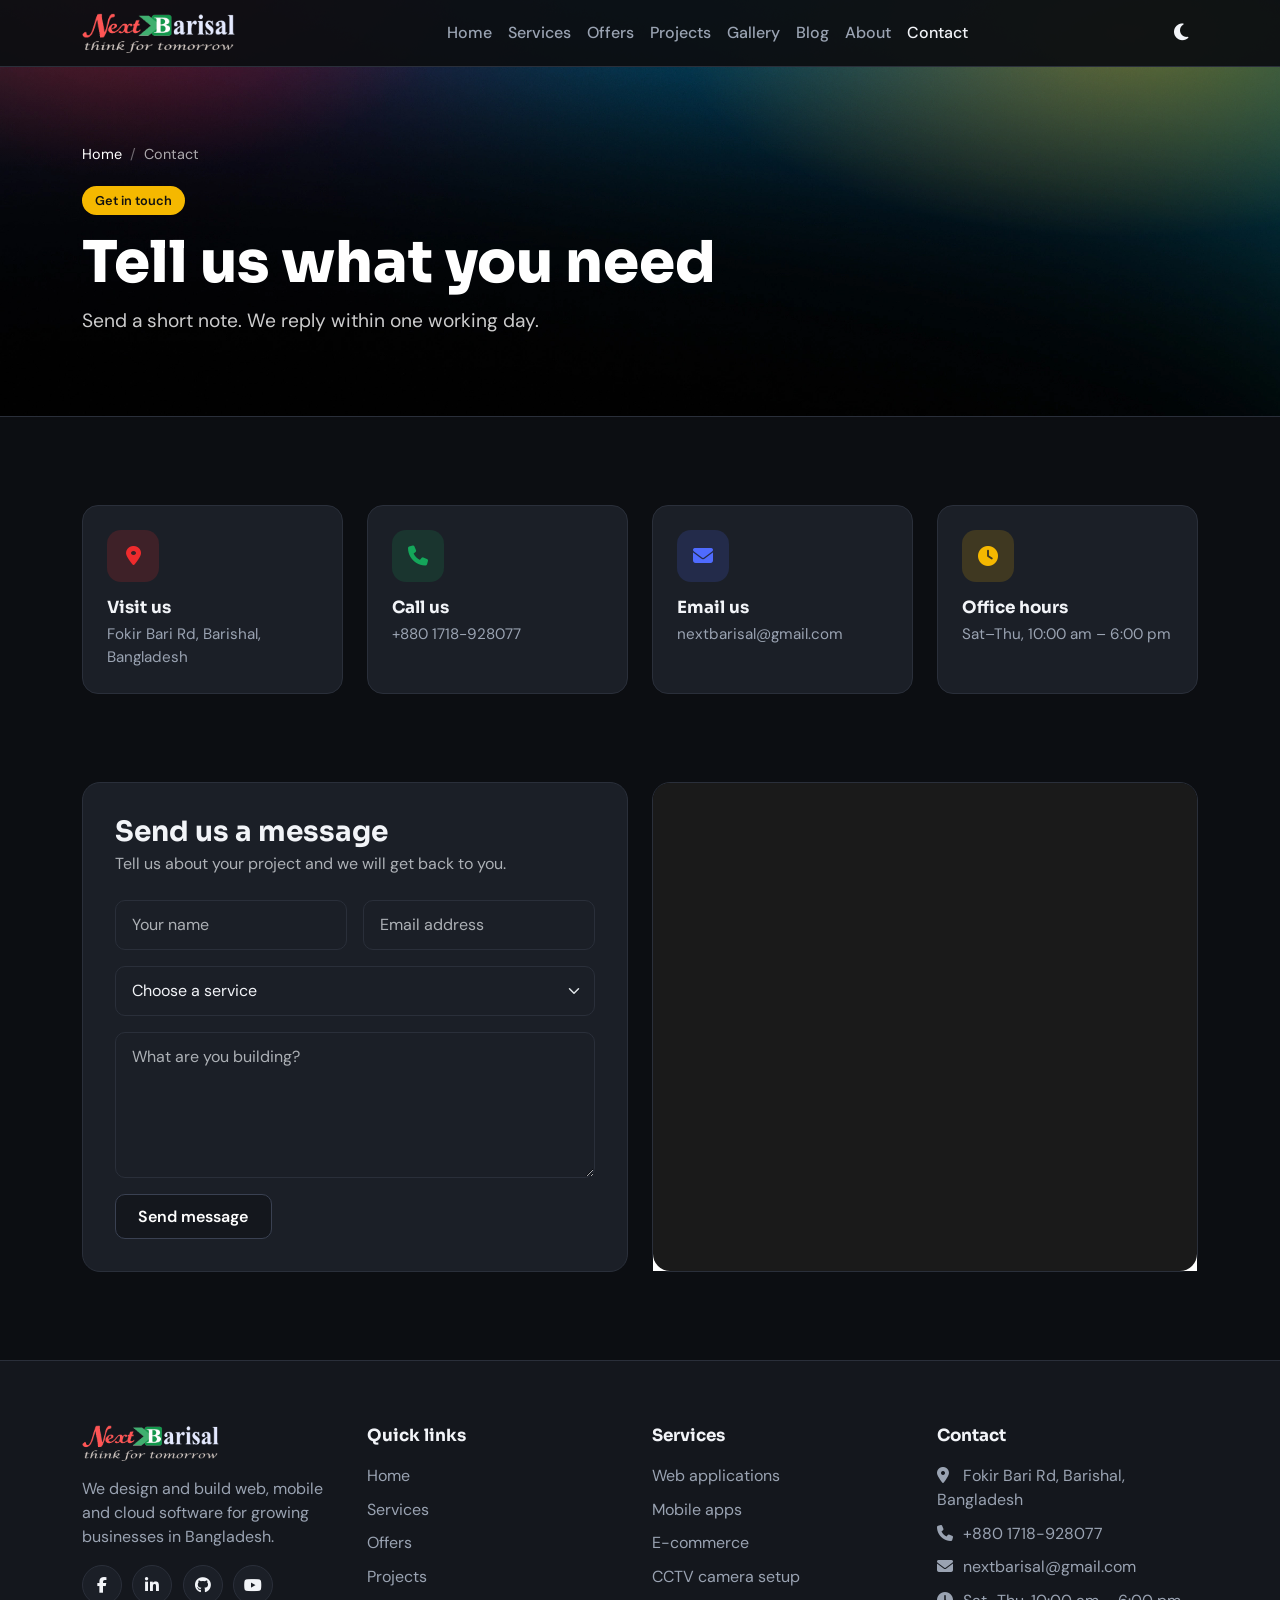
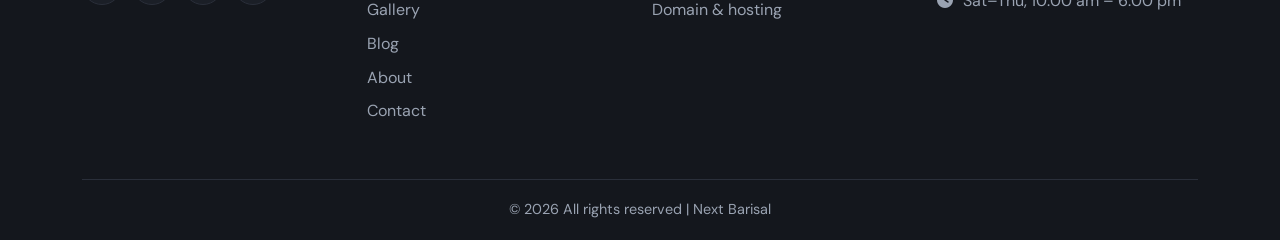
<file: contact.html>
<!DOCTYPE html>
<html lang="en" data-bs-theme="dark">

<head>
  <meta charset="UTF-8">
  <meta name="viewport" content="width=device-width, initial-scale=1">
  <title>Contact | NextBarisal</title>
  <meta name="description"
    content="Contact NextBarisal in Barishal. Call, email or send us a message about your project.">
  <link rel="icon" type="image/jpeg" href="assets/img/nextbarisal-fabicon.jpg">
  <link href="https://cdn.jsdelivr.net/npm/bootstrap@5.3.3/dist/css/bootstrap.min.css" rel="stylesheet">
  <link href="https://cdnjs.cloudflare.com/ajax/libs/font-awesome/6.5.2/css/all.min.css" rel="stylesheet">
  <link href="https://fonts.googleapis.com/css2?family=Sora:wght@500;700;800&family=DM+Sans:wght@400;500&display=swap"
    rel="stylesheet">
  <link href="assets/css/style.css" rel="stylesheet">
  <script>try { var t = localStorage.getItem('nb-theme'); if (t) document.documentElement.setAttribute('data-bs-theme', t) } catch (e) { }</script>
</head>

<body>

  <!-- NAVBAR -->
  <nav class="navbar navbar-expand-lg fixed-top nb-nav">
    <div class="container">
      <a class="navbar-brand" href="index.html"><img class="logo-light" src="assets/img/nextbarisal-logo.png"
          alt="NextBarisal" height="40"><img class="logo-dark" src="assets/img/nextbarisal-logo-dark.png"
          alt="NextBarisal" height="40"></a>
      <div class="offcanvas offcanvas-start" tabindex="-1" id="menu" aria-label="Menu">
        <div class="offcanvas-body align-items-lg-center">
          <ul class="navbar-nav mx-lg-auto">
            <li class="nav-item"><a class="nav-link" href="index.html"><i
                  class="fa-solid fa-house me-2 d-lg-none"></i>Home</a></li>
            <li class="nav-item"><a class="nav-link" href="services.html"><i
                  class="fa-solid fa-layer-group me-2 d-lg-none"></i>Services</a></li>
            <li class="nav-item"><a class="nav-link" href="offers.html"><i
                  class="fa-solid fa-tags me-2 d-lg-none"></i>Offers</a></li>
            <li class="nav-item"><a class="nav-link" href="projects.html"><i
                  class="fa-solid fa-briefcase me-2 d-lg-none"></i>Projects</a></li>
            <li class="nav-item"><a class="nav-link" href="gallery.html"><i
                  class="fa-solid fa-images me-2 d-lg-none"></i>Gallery</a></li>
            <li class="nav-item"><a class="nav-link" href="blog.html"><i
                  class="fa-solid fa-newspaper me-2 d-lg-none"></i>Blog</a></li>
            <li class="nav-item"><a class="nav-link" href="about.html"><i
                  class="fa-solid fa-circle-info me-2 d-lg-none"></i>About</a></li>
            <li class="nav-item"><a class="nav-link active" href="contact.html" aria-current="page"><i
                  class="fa-solid fa-envelope me-2 d-lg-none"></i>Contact</a></li>
          </ul>
        </div>
      </div>
      <div class="d-flex align-items-center gap-2 ms-auto ms-lg-0">
        <button id="themeBtn" class="btn btn-plain" aria-label="Toggle dark and light mode"><i
            class="fa-solid fa-moon"></i></button>
        <button class="navbar-toggler" data-bs-toggle="offcanvas" data-bs-target="#menu" aria-controls="menu"
          aria-label="Open menu"><i class="fa-solid fa-bars"></i></button>
      </div>
    </div>
  </nav>

  <!-- PAGE HEADER -->
  <header class="page-hero ph-yellow">
    <div class="container">
      <ol class="crumbs">
        <li><a href="index.html">Home</a></li>
        <li aria-current="page">Contact</li>
      </ol>
      <span class="chip c-yellow">Get in touch</span>
      <h1>Tell us what you need</h1>
      <p>Send a short note. We reply within one working day.</p>
    </div>
  </header>

  <section class="py-6 pb-0">
    <div class="container">
      <div class="row g-4">
        <div class="col-sm-6 col-lg-3">
          <div class="info-card s-red"><span class="ico"><i class="fa-solid fa-location-dot"></i></span>
            <h3>Visit us</h3>
            <p>Fokir Bari Rd, Barishal, Bangladesh</p>
          </div>
        </div>
        <div class="col-sm-6 col-lg-3"><a class="info-card s-green" href="tel:+8801718928077"><span class="ico"><i
                class="fa-solid fa-phone"></i></span>
            <h3>Call us</h3>
            <p>+880 1718-928077</p>
          </a></div>
        <div class="col-sm-6 col-lg-3"><a class="info-card s-blue" href="mailto:nextbarisal@gmail.com"><span
              class="ico"><i class="fa-solid fa-envelope"></i></span>
            <h3>Email us</h3>
            <p>nextbarisal@gmail.com</p>
          </a></div>
        <div class="col-sm-6 col-lg-3">
          <div class="info-card s-yellow"><span class="ico"><i class="fa-solid fa-clock"></i></span>
            <h3>Office hours</h3>
            <p>Sat–Thu, 10:00 am – 6:00 pm</p>
          </div>
        </div>
      </div>
    </div>
  </section>

  <section id="contact" class="py-6">
    <div class="container">
      <div class="row g-4 align-items-stretch">
        <div class="col-lg-6">
          <div class="form-card">
            <h2 class="fs-3 mb-1">Send us a message</h2>
            <p class="text-body-secondary mb-4">Tell us about your project and we will get back to you.</p>
            <form id="contactForm" class="row g-3" novalidate>
              <div class="col-md-6"><input class="form-control" name="name" placeholder="Your name"
                  aria-label="Your name" required></div>
              <div class="col-md-6"><input type="email" class="form-control" name="email" placeholder="Email address"
                  aria-label="Email address" required></div>
              <div class="col-12">
                <select class="form-select" id="cService" name="service" aria-label="Service" required>
                  <option value="" selected disabled>Choose a service</option>
                  <option value="Web applications">Web applications</option>
                  <option value="E-commerce">E-commerce</option>
                  <option value="Mobile apps">Mobile apps</option>
                  <option value="CCTV camera setup">CCTV camera setup</option>
                  <option value="Domain &amp; hosting">Domain &amp; hosting</option>
                  <option value="Networking">Networking</option>
                  <option value="Reconditioned laptop sale">Reconditioned laptop sale</option>
                  <option value="Facebook ads">Facebook ads</option>
                  <option value="Internship">Internship</option>
                  <option value="IT training">IT training</option>
                  <option value="Business website">Business website</option>
                  <option value="Software design &amp; development">Software design &amp; development</option>
                  <option value="Other">Other</option>
                </select>
              </div>
              <div class="col-12"><textarea class="form-control" name="message" rows="5"
                  placeholder="What are you building?" aria-label="Your message" required></textarea></div>
              <div class="col-12"><button class="btn btn-send">Send message</button> <span id="formMsg"
                  class="ms-2"></span></div>
            </form>
          </div>
        </div>
        <div class="col-lg-6">
          <div class="contact-map"><iframe title="Next Barisal Map" loading="lazy"
              src="https://www.google.com/maps/embed?pb=!1m18!1m12!1m3!1d230.03852838746758!2d90.36897969609983!3d22.70531767272855!2m3!1f0!2f0!3f0!3m2!1i1024!2i768!4f13.1!3m3!1m2!1s0x37553405c9727fa7%3A0x42a133500ff3fde5!2sNext%20Barisal!5e0!3m2!1sen!2sbd!4v1793530347606!5m2!1sen!2sbd">
            </iframe></div>
        </div>
      </div>
    </div>
  </section>
  <!-- FOOTER -->
  <footer class="foot">
    <div class="container">
      <div class="row g-4 foot-top">
        <div class="col-sm-6 col-lg-3">
          <img class="logo-light" src="assets/img/nextbarisal-logo.png" alt="NextBarisal" height="36"><img
            class="logo-dark" src="assets/img/nextbarisal-logo-dark.png" alt="NextBarisal" height="36">
          <p class="mt-3">We design and build web, mobile and cloud software for growing businesses in Bangladesh.</p>
          <div class="social">
            <a href="#" aria-label="Facebook"><i class="fa-brands fa-facebook-f"></i></a>
            <a href="#" aria-label="LinkedIn"><i class="fa-brands fa-linkedin-in"></i></a>
            <a href="#" aria-label="GitHub"><i class="fa-brands fa-github"></i></a>
            <a href="#" aria-label="YouTube"><i class="fa-brands fa-youtube"></i></a>
          </div>
        </div>
        <div class="col-sm-6 col-lg-3">
          <h4>Quick links</h4>
          <ul class="list-unstyled">
            <li><a href="index.html">Home</a></li>
            <li><a href="services.html">Services</a></li>
            <li><a href="offers.html">Offers</a></li>
            <li><a href="projects.html">Projects</a></li>
            <li><a href="gallery.html">Gallery</a></li>
            <li><a href="blog.html">Blog</a></li>
            <li><a href="about.html">About</a></li>
            <li><a href="contact.html">Contact</a></li>
          </ul>
        </div>
        <div class="col-sm-6 col-lg-3">
          <h4>Services</h4>
          <ul class="list-unstyled">
            <li><a href="service-details.html?id=web-applications">Web applications</a></li>
            <li><a href="service-details.html?id=mobile-apps">Mobile apps</a></li>
            <li><a href="service-details.html?id=e-commerce">E-commerce</a></li>
            <li><a href="service-details.html?id=cctv-camera-setup">CCTV camera setup</a></li>
            <li><a href="service-details.html?id=domain-hosting">Domain &amp; hosting</a></li>
          </ul>
        </div>
        <div class="col-sm-6 col-lg-3">
          <h4>Contact</h4>
          <ul class="list-unstyled">
            <li><i class="fa-solid fa-location-dot"></i> Fokir Bari Rd, Barishal, Bangladesh</li>
            <li><i class="fa-solid fa-phone"></i> <a href="tel:+8801718928077">+880 1718-928077</a></li>
            <li><i class="fa-solid fa-envelope"></i> <a href="mailto:nextbarisal@gmail.com">nextbarisal@gmail.com</a>
            </li>
            <li><i class="fa-solid fa-clock"></i> Sat–Thu, 10:00 am – 6:00 pm</li>
          </ul>
        </div>
      </div>
    </div>
    <div class="container">
      <hr class="foot-hr">
    </div>
    <div class="copy">
      <div class="container d-flex flex-wrap justify-content-center text-center gap-2 gap-md-3">
        <span id="next">&copy; <span id="yr"></span> All rights reserved | Next Barisal</span>
      </div>
    </div>
  </footer>

  <script src="https://cdn.jsdelivr.net/npm/bootstrap@5.3.3/dist/js/bootstrap.bundle.min.js"></script>
  <script src="assets/js/main.js"></script>
</body>

</html>
</file>
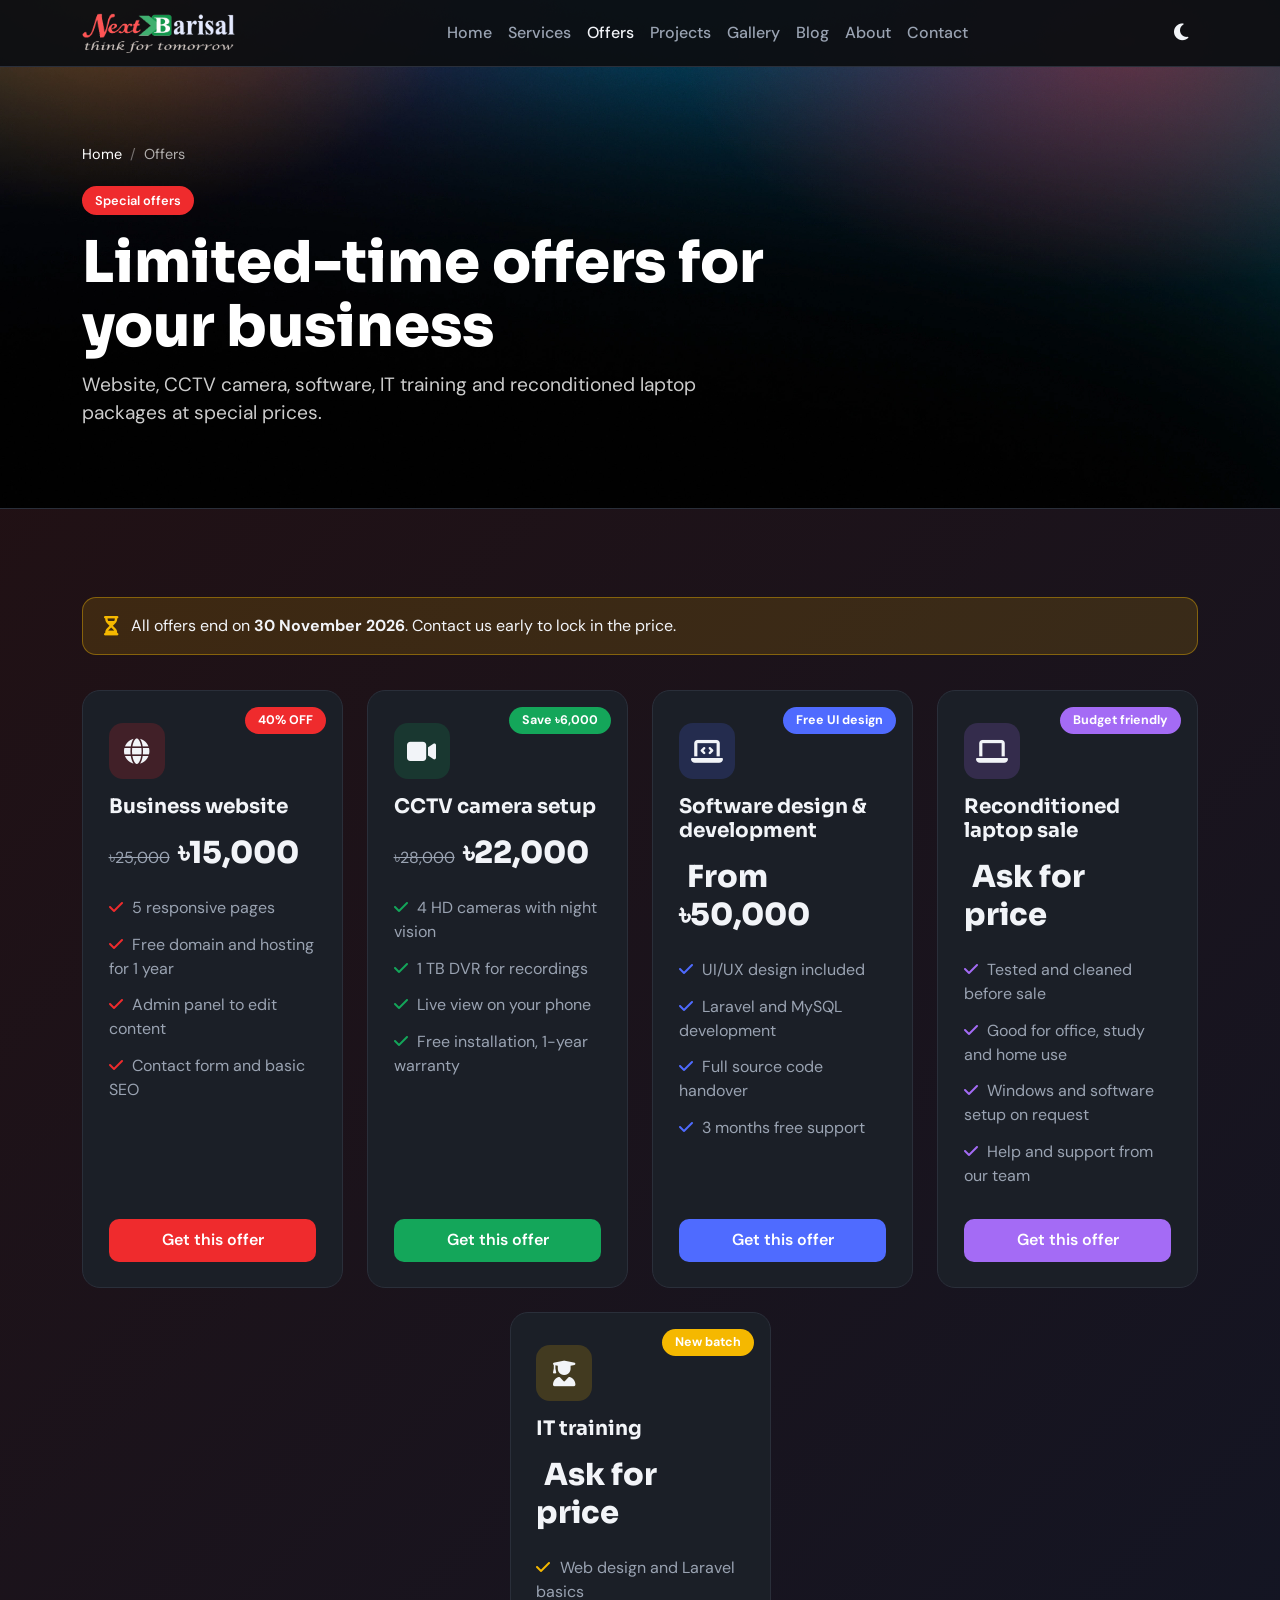
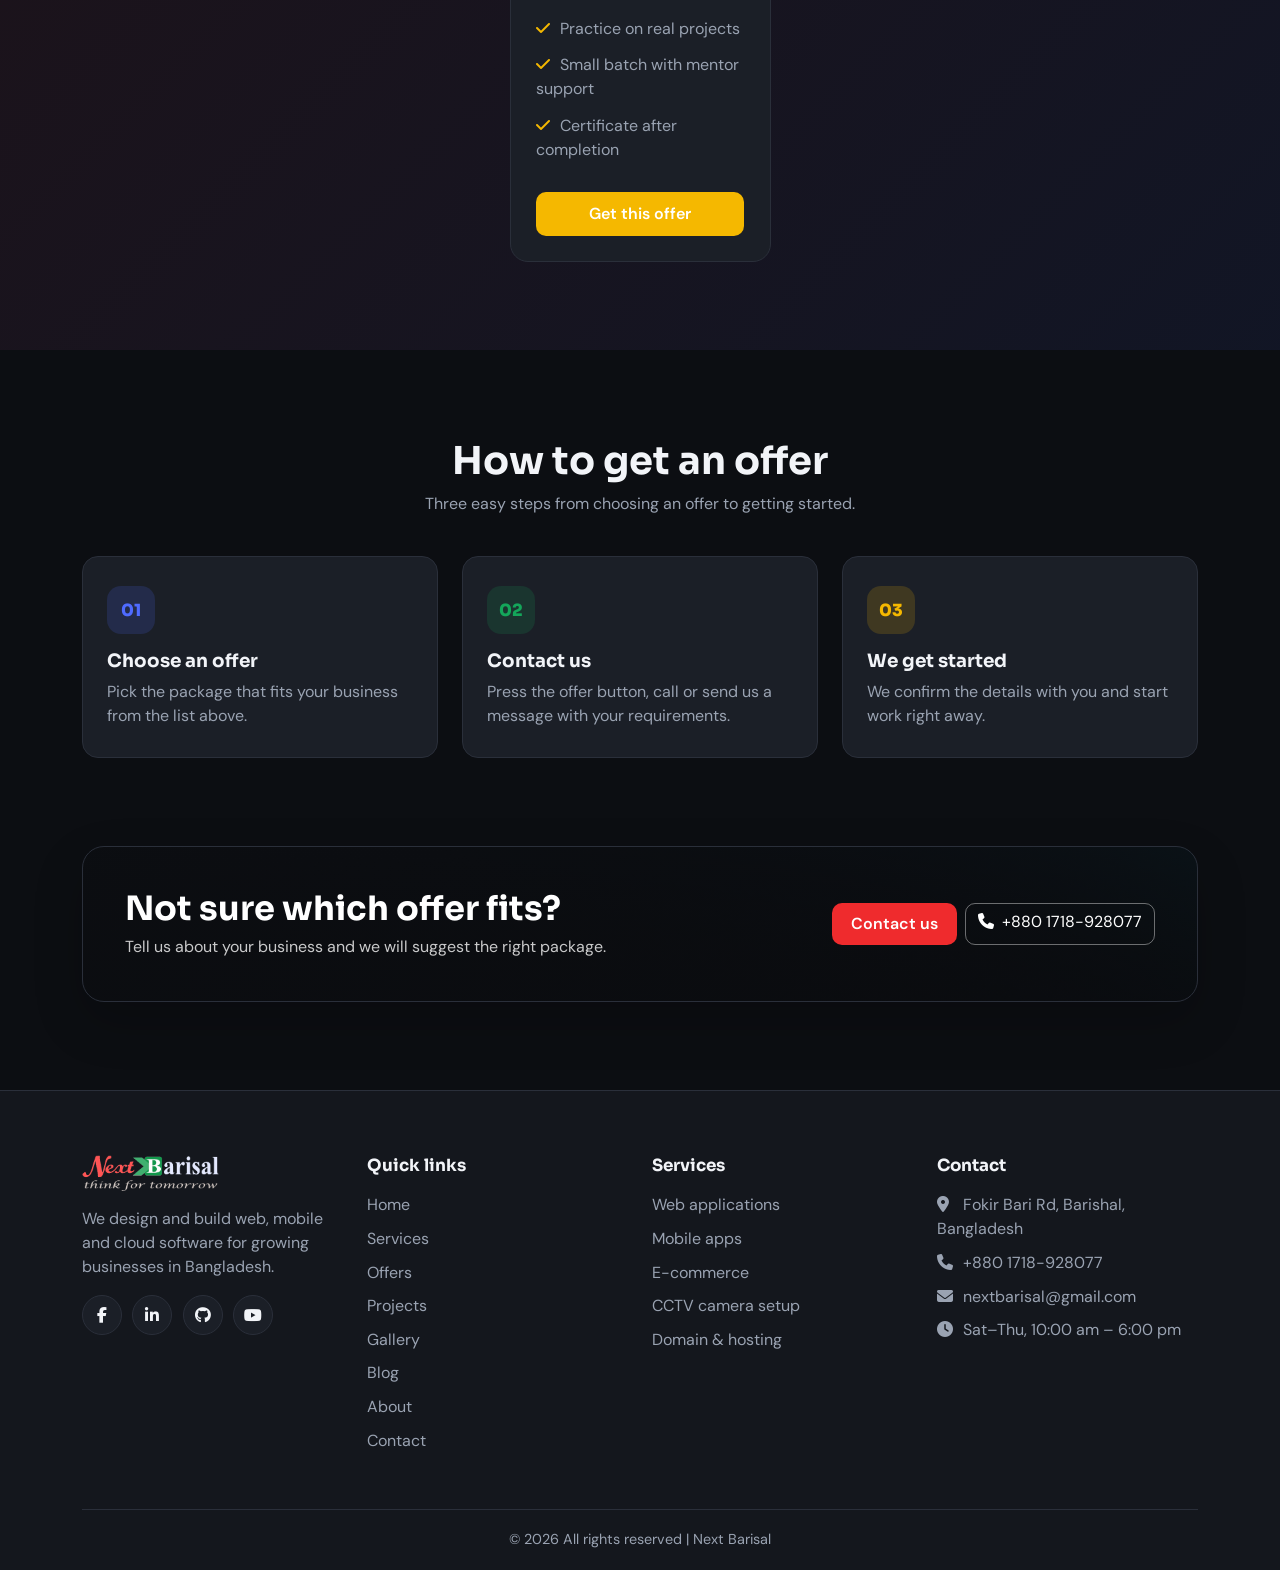
<file: offers.html>
<!DOCTYPE html>
<html lang="en" data-bs-theme="dark">

<head>
  <meta charset="UTF-8">
  <meta name="viewport" content="width=device-width, initial-scale=1">
  <title>Offers | NextBarisal</title>
  <meta name="description"
    content="Special offers on websites, CCTV cameras, software, IT training and reconditioned laptops from NextBarisal.">
  <link rel="icon" type="image/jpeg" href="assets/img/nextbarisal-fabicon.jpg">
  <link href="https://cdn.jsdelivr.net/npm/bootstrap@5.3.3/dist/css/bootstrap.min.css" rel="stylesheet">
  <link href="https://cdnjs.cloudflare.com/ajax/libs/font-awesome/6.5.2/css/all.min.css" rel="stylesheet">
  <link href="https://fonts.googleapis.com/css2?family=Sora:wght@500;700;800&family=DM+Sans:wght@400;500&display=swap"
    rel="stylesheet">
  <link href="assets/css/style.css" rel="stylesheet">
  <script>try { var t = localStorage.getItem('nb-theme'); if (t) document.documentElement.setAttribute('data-bs-theme', t) } catch (e) { }</script>
</head>

<body>

  <!-- NAVBAR -->
  <nav class="navbar navbar-expand-lg fixed-top nb-nav">
    <div class="container">
      <a class="navbar-brand" href="index.html"><img class="logo-light" src="assets/img/nextbarisal-logo.png"
          alt="NextBarisal" height="40"><img class="logo-dark" src="assets/img/nextbarisal-logo-dark.png"
          alt="NextBarisal" height="40"></a>
      <div class="offcanvas offcanvas-start" tabindex="-1" id="menu" aria-label="Menu">
        <div class="offcanvas-body align-items-lg-center">
          <ul class="navbar-nav mx-lg-auto">
            <li class="nav-item"><a class="nav-link" href="index.html"><i
                  class="fa-solid fa-house me-2 d-lg-none"></i>Home</a></li>
            <li class="nav-item"><a class="nav-link" href="services.html"><i
                  class="fa-solid fa-layer-group me-2 d-lg-none"></i>Services</a></li>
            <li class="nav-item"><a class="nav-link active" href="offers.html" aria-current="page"><i
                  class="fa-solid fa-tags me-2 d-lg-none"></i>Offers</a></li>
            <li class="nav-item"><a class="nav-link" href="projects.html"><i
                  class="fa-solid fa-briefcase me-2 d-lg-none"></i>Projects</a></li>
            <li class="nav-item"><a class="nav-link" href="gallery.html"><i
                  class="fa-solid fa-images me-2 d-lg-none"></i>Gallery</a></li>
            <li class="nav-item"><a class="nav-link" href="blog.html"><i
                  class="fa-solid fa-newspaper me-2 d-lg-none"></i>Blog</a></li>
            <li class="nav-item"><a class="nav-link" href="about.html"><i
                  class="fa-solid fa-circle-info me-2 d-lg-none"></i>About</a></li>
            <li class="nav-item"><a class="nav-link" href="contact.html"><i
                  class="fa-solid fa-envelope me-2 d-lg-none"></i>Contact</a></li>
          </ul>
        </div>
      </div>
      <div class="d-flex align-items-center gap-2 ms-auto ms-lg-0">
        <button id="themeBtn" class="btn btn-plain" aria-label="Toggle dark and light mode"><i
            class="fa-solid fa-moon"></i></button>
        <button class="navbar-toggler" data-bs-toggle="offcanvas" data-bs-target="#menu" aria-controls="menu"
          aria-label="Open menu"><i class="fa-solid fa-bars"></i></button>
      </div>
    </div>
  </nav>

  <!-- PAGE HEADER -->
  <header class="page-hero ph-red">
    <div class="container">
      <ol class="crumbs">
        <li><a href="index.html">Home</a></li>
        <li aria-current="page">Offers</li>
      </ol>
      <span class="chip c-red">Special offers</span>
      <h1>Limited-time offers for your business</h1>
      <p>Website, CCTV camera, software, IT training and reconditioned laptop packages at special prices.</p>
    </div>
  </header>

  <section class="py-6 offers">
    <div class="container">
      <div class="note-bar"><i class="fa-solid fa-hourglass-half"></i><span>All offers end on <b>30 November 2026</b>.
          Contact us early to lock in the price.</span></div>
      <div class="row g-4 offer-grid justify-content-center">
        <div class="col-md-6 col-xl-3">
          <article class="offer s-red">
            <span class="off-badge">40% OFF</span>
            <i class="fa-solid fa-globe o-ico"></i>
            <h3>Business website</h3>
            <div class="price"><s>৳25,000</s><b>৳15,000</b></div>
            <ul>
              <li><i class="fa-solid fa-check"></i>5 responsive pages</li>
              <li><i class="fa-solid fa-check"></i>Free domain and hosting for 1 year</li>
              <li><i class="fa-solid fa-check"></i>Admin panel to edit content</li>
              <li><i class="fa-solid fa-check"></i>Contact form and basic SEO</li>
            </ul>
            <a href="contact.html?service=Business%20website" class="btn btn-offer w-100">Get this offer</a>
          </article>
        </div>
        <div class="col-md-6 col-xl-3">
          <article class="offer s-green">
            <span class="off-badge">Save ৳6,000</span>
            <i class="fa-solid fa-video o-ico"></i>
            <h3>CCTV camera setup</h3>
            <div class="price"><s>৳28,000</s><b>৳22,000</b></div>
            <ul>
              <li><i class="fa-solid fa-check"></i>4 HD cameras with night vision</li>
              <li><i class="fa-solid fa-check"></i>1 TB DVR for recordings</li>
              <li><i class="fa-solid fa-check"></i>Live view on your phone</li>
              <li><i class="fa-solid fa-check"></i>Free installation, 1-year warranty</li>
            </ul>
            <a href="contact.html?service=CCTV%20camera%20setup" class="btn btn-offer w-100">Get this offer</a>
          </article>
        </div>
        <div class="col-md-6 col-xl-3">
          <article class="offer s-blue">
            <span class="off-badge">Free UI design</span>
            <i class="fa-solid fa-laptop-code o-ico"></i>
            <h3>Software design &amp; development</h3>
            <div class="price"><s></s><b>From ৳50,000</b></div>
            <ul>
              <li><i class="fa-solid fa-check"></i>UI/UX design included</li>
              <li><i class="fa-solid fa-check"></i>Laravel and MySQL development</li>
              <li><i class="fa-solid fa-check"></i>Full source code handover</li>
              <li><i class="fa-solid fa-check"></i>3 months free support</li>
            </ul>
            <a href="contact.html?service=Software%20design%20%26%20development" class="btn btn-offer w-100">Get this
              offer</a>
          </article>
        </div>
        <div class="col-md-6 col-xl-3">
          <article class="offer s-purple">
            <span class="off-badge">Budget friendly</span>
            <i class="fa-solid fa-laptop o-ico"></i>
            <h3>Reconditioned laptop sale</h3>
            <div class="price"><s></s><b>Ask for price</b></div>
            <ul>
              <li><i class="fa-solid fa-check"></i>Tested and cleaned before sale</li>
              <li><i class="fa-solid fa-check"></i>Good for office, study and home use</li>
              <li><i class="fa-solid fa-check"></i>Windows and software setup on request</li>
              <li><i class="fa-solid fa-check"></i>Help and support from our team</li>
            </ul>
            <a href="contact.html?service=Reconditioned%20laptop%20sale" class="btn btn-offer w-100">Get this offer</a>
          </article>
        </div>
        <div class="col-md-6 col-xl-3">
          <article class="offer s-yellow">
            <span class="off-badge">New batch</span>
            <i class="fa-solid fa-user-graduate o-ico"></i>
            <h3>IT training</h3>
            <div class="price"><s></s><b>Ask for price</b></div>
            <ul>
              <li><i class="fa-solid fa-check"></i>Web design and Laravel basics</li>
              <li><i class="fa-solid fa-check"></i>Practice on real projects</li>
              <li><i class="fa-solid fa-check"></i>Small batch with mentor support</li>
              <li><i class="fa-solid fa-check"></i>Certificate after completion</li>
            </ul>
            <a href="contact.html?service=IT%20training" class="btn btn-offer w-100">Get this offer</a>
          </article>
        </div>

      </div>
    </div>
  </section>

  <section class="py-6">
    <div class="container">
      <div class="head text-center">
        <h2>How to get an offer</h2>
        <p>Three easy steps from choosing an offer to getting started.</p>
      </div>
      <div class="row g-4">
        <div class="col-md-4">
          <div class="step s-blue"><span class="n">01</span>
            <h3>Choose an offer</h3>
            <p>Pick the package that fits your business from the list above.</p>
          </div>
        </div>
        <div class="col-md-4">
          <div class="step s-green"><span class="n">02</span>
            <h3>Contact us</h3>
            <p>Press the offer button, call or send us a message with your requirements.</p>
          </div>
        </div>
        <div class="col-md-4">
          <div class="step s-yellow"><span class="n">03</span>
            <h3>We get started</h3>
            <p>We confirm the details with you and start work right away.</p>
          </div>
        </div>
      </div>
    </div>
  </section>

  <!-- CALL TO ACTION -->
  <section class="cta-band">
    <div class="container">
      <div class="cta-box">
        <div>
          <h2>Not sure which offer fits?</h2>
          <p>Tell us about your business and we will suggest the right package.</p>
        </div>
        <div class="d-flex flex-wrap gap-2">
          <a class="btn btn-nb" href="contact.html">Contact us</a>
          <a class="btn btn-ghost" href="tel:+8801718928077"><i class="fa-solid fa-phone me-2"></i>+880 1718-928077</a>
        </div>
      </div>
    </div>
  </section>

  <!-- FOOTER -->
  <footer class="foot">
    <div class="container">
      <div class="row g-4 foot-top">
        <div class="col-sm-6 col-lg-3">
          <img class="logo-light" src="assets/img/nextbarisal-logo.png" alt="NextBarisal" height="36"><img
            class="logo-dark" src="assets/img/nextbarisal-logo-dark.png" alt="NextBarisal" height="36">
          <p class="mt-3">We design and build web, mobile and cloud software for growing businesses in Bangladesh.</p>
          <div class="social">
            <a href="#" aria-label="Facebook"><i class="fa-brands fa-facebook-f"></i></a>
            <a href="#" aria-label="LinkedIn"><i class="fa-brands fa-linkedin-in"></i></a>
            <a href="#" aria-label="GitHub"><i class="fa-brands fa-github"></i></a>
            <a href="#" aria-label="YouTube"><i class="fa-brands fa-youtube"></i></a>
          </div>
        </div>
        <div class="col-sm-6 col-lg-3">
          <h4>Quick links</h4>
          <ul class="list-unstyled">
            <li><a href="index.html">Home</a></li>
            <li><a href="services.html">Services</a></li>
            <li><a href="offers.html">Offers</a></li>
            <li><a href="projects.html">Projects</a></li>
            <li><a href="gallery.html">Gallery</a></li>
            <li><a href="blog.html">Blog</a></li>
            <li><a href="about.html">About</a></li>
            <li><a href="contact.html">Contact</a></li>
          </ul>
        </div>
        <div class="col-sm-6 col-lg-3">
          <h4>Services</h4>
          <ul class="list-unstyled">
            <li><a href="service-details.html?id=web-applications">Web applications</a></li>
            <li><a href="service-details.html?id=mobile-apps">Mobile apps</a></li>
            <li><a href="service-details.html?id=e-commerce">E-commerce</a></li>
            <li><a href="service-details.html?id=cctv-camera-setup">CCTV camera setup</a></li>
            <li><a href="service-details.html?id=domain-hosting">Domain &amp; hosting</a></li>
          </ul>
        </div>
        <div class="col-sm-6 col-lg-3">
          <h4>Contact</h4>
          <ul class="list-unstyled">
            <li><i class="fa-solid fa-location-dot"></i> Fokir Bari Rd, Barishal, Bangladesh</li>
            <li><i class="fa-solid fa-phone"></i> <a href="tel:+8801718928077">+880 1718-928077</a></li>
            <li><i class="fa-solid fa-envelope"></i> <a href="mailto:nextbarisal@gmail.com">nextbarisal@gmail.com</a>
            </li>
            <li><i class="fa-solid fa-clock"></i> Sat–Thu, 10:00 am – 6:00 pm</li>
          </ul>
        </div>
      </div>
    </div>
    <div class="container">
      <hr class="foot-hr">
    </div>
    <div class="copy">
      <div class="container d-flex flex-wrap justify-content-center text-center gap-2 gap-md-3">
        <span id="next">&copy; <span id="yr"></span> All rights reserved | Next Barisal</span>
      </div>
    </div>
  </footer>

  <script src="https://cdn.jsdelivr.net/npm/bootstrap@5.3.3/dist/js/bootstrap.bundle.min.js"></script>
  <script src="assets/js/main.js"></script>
</body>

</html>
</file>
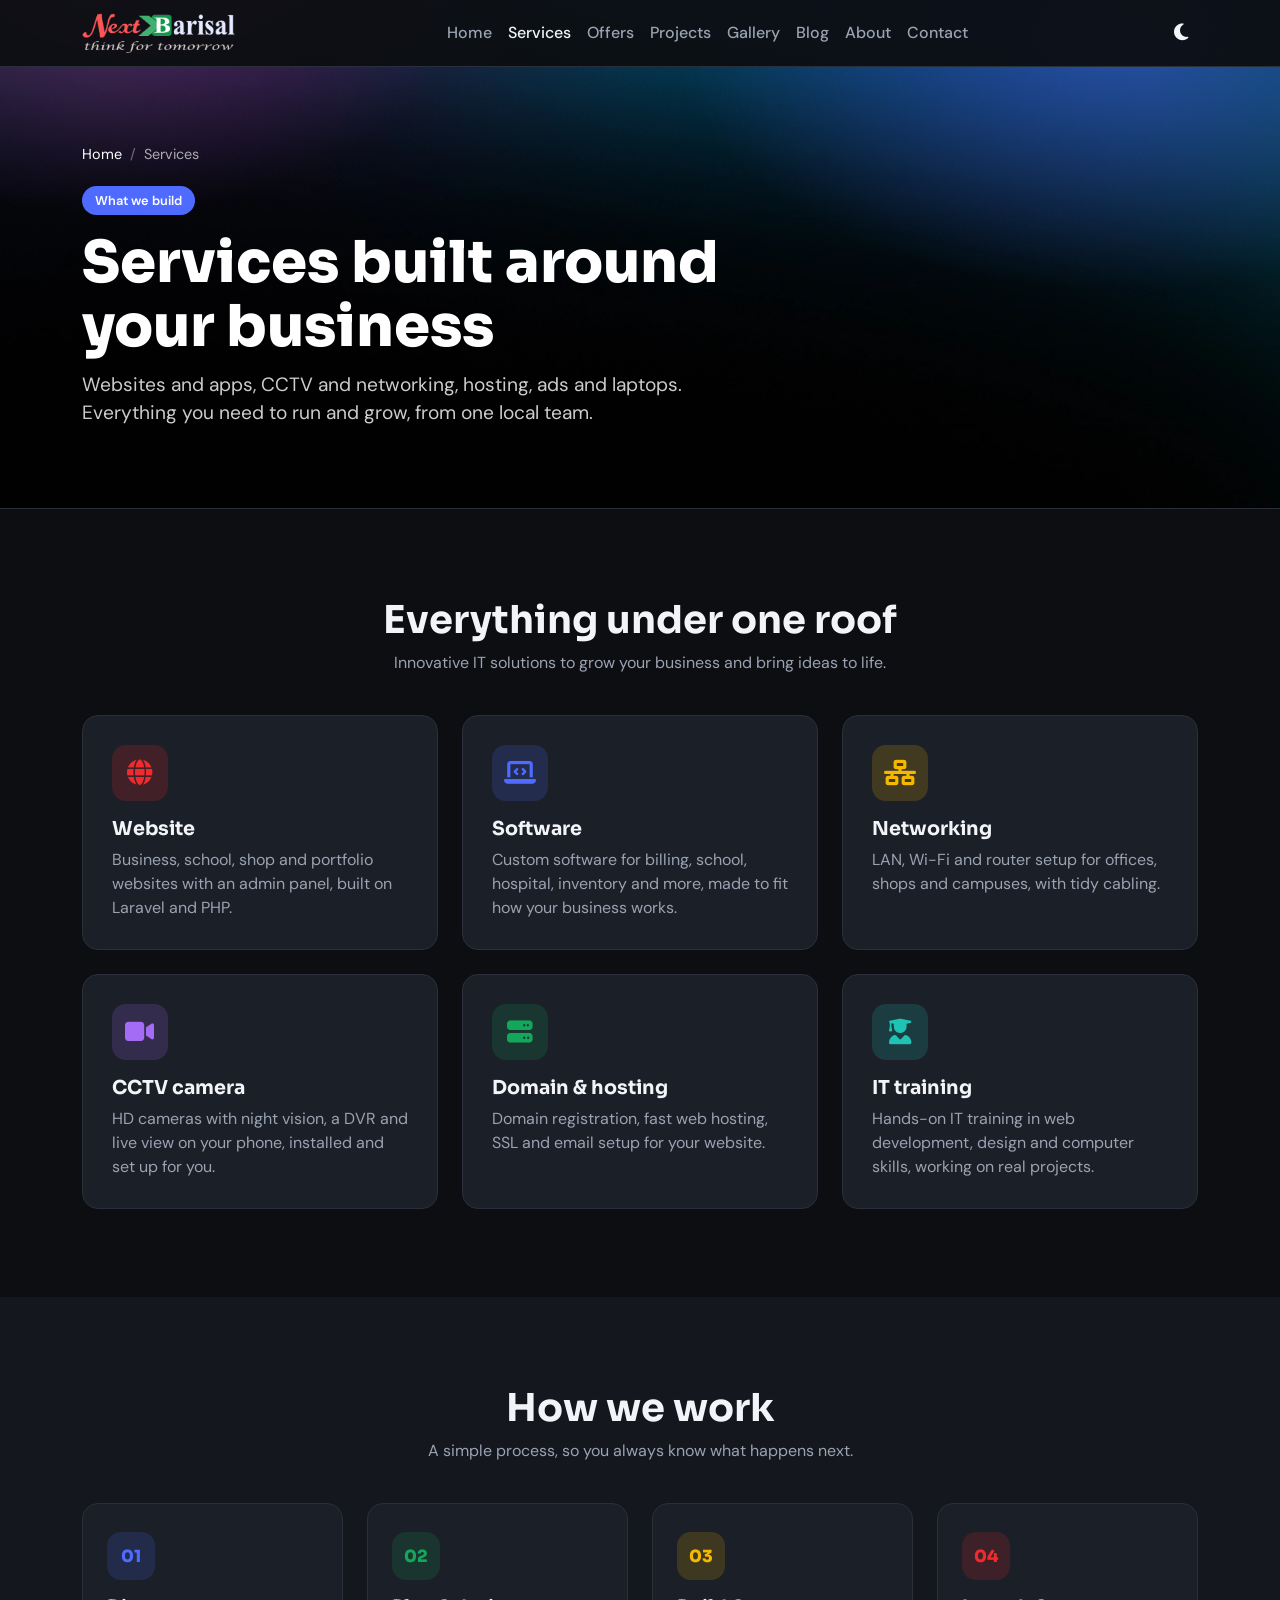
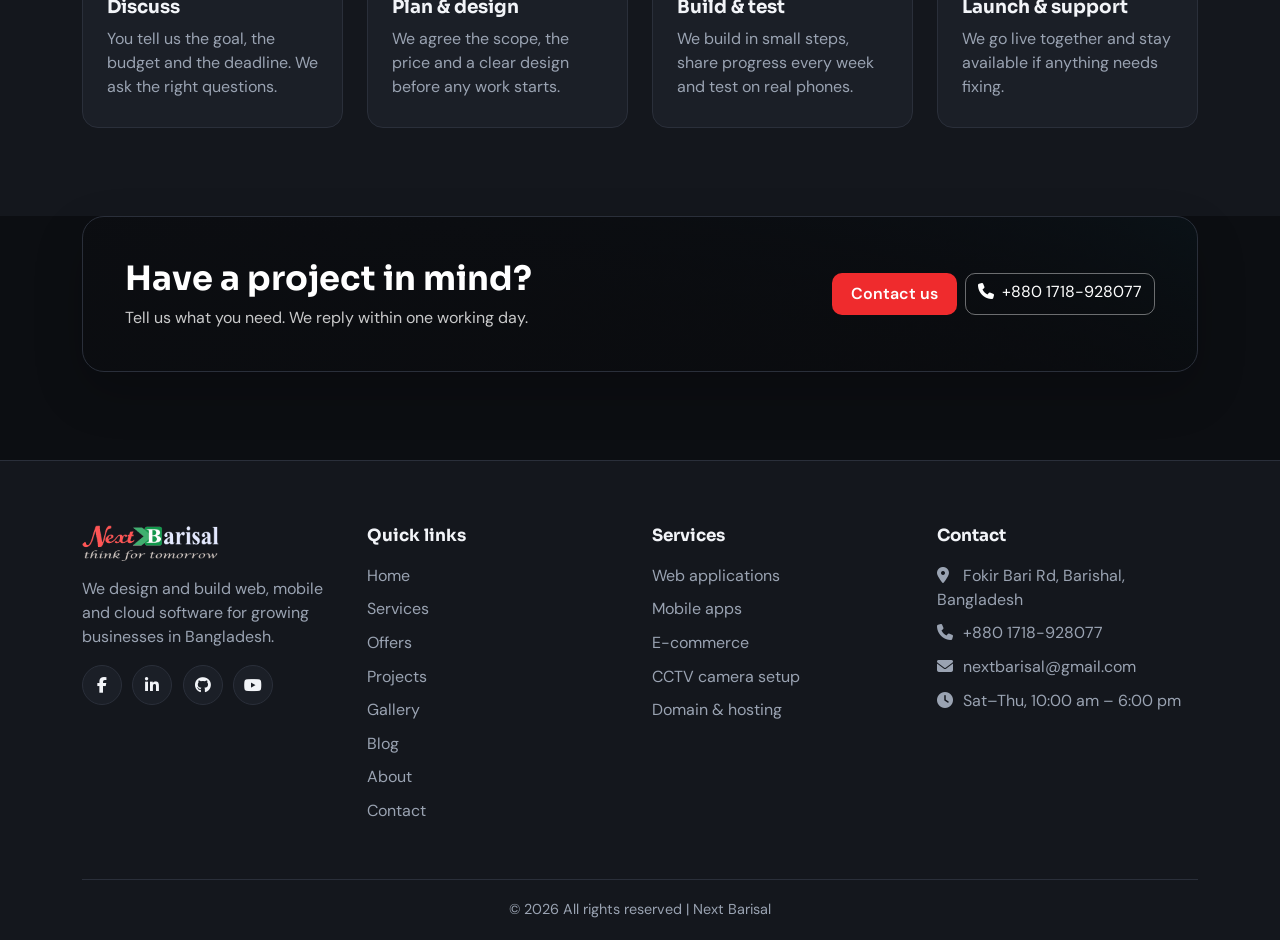
<file: services.html>
<!DOCTYPE html>
<html lang="en" data-bs-theme="dark">

<head>
  <meta charset="UTF-8">
  <meta name="viewport" content="width=device-width, initial-scale=1">
  <title>Services | NextBarisal</title>
  <meta name="description"
    content="Web applications, mobile apps, CCTV, networking, hosting, Facebook ads and more from NextBarisal in Barishal.">
  <link rel="icon" type="image/jpeg" href="assets/img/nextbarisal-fabicon.jpg">
  <link href="https://cdn.jsdelivr.net/npm/bootstrap@5.3.3/dist/css/bootstrap.min.css" rel="stylesheet">
  <link href="https://cdnjs.cloudflare.com/ajax/libs/font-awesome/6.5.2/css/all.min.css" rel="stylesheet">
  <link href="https://fonts.googleapis.com/css2?family=Sora:wght@500;700;800&family=DM+Sans:wght@400;500&display=swap"
    rel="stylesheet">
  <link href="assets/css/style.css" rel="stylesheet">
  <script>try { var t = localStorage.getItem('nb-theme'); if (t) document.documentElement.setAttribute('data-bs-theme', t) } catch (e) { }</script>
</head>

<body>

  <!-- NAVBAR -->
  <nav class="navbar navbar-expand-lg fixed-top nb-nav">
    <div class="container">
      <a class="navbar-brand" href="index.html"><img class="logo-light" src="assets/img/nextbarisal-logo.png"
          alt="NextBarisal" height="40"><img class="logo-dark" src="assets/img/nextbarisal-logo-dark.png"
          alt="NextBarisal" height="40"></a>
      <div class="offcanvas offcanvas-start" tabindex="-1" id="menu" aria-label="Menu">
        <div class="offcanvas-body align-items-lg-center">
          <ul class="navbar-nav mx-lg-auto">
            <li class="nav-item"><a class="nav-link" href="index.html"><i
                  class="fa-solid fa-house me-2 d-lg-none"></i>Home</a></li>
            <li class="nav-item"><a class="nav-link active" href="services.html" aria-current="page"><i
                  class="fa-solid fa-layer-group me-2 d-lg-none"></i>Services</a></li>
            <li class="nav-item"><a class="nav-link" href="offers.html"><i
                  class="fa-solid fa-tags me-2 d-lg-none"></i>Offers</a></li>
            <li class="nav-item"><a class="nav-link" href="projects.html"><i
                  class="fa-solid fa-briefcase me-2 d-lg-none"></i>Projects</a></li>
            <li class="nav-item"><a class="nav-link" href="gallery.html"><i
                  class="fa-solid fa-images me-2 d-lg-none"></i>Gallery</a></li>
            <li class="nav-item"><a class="nav-link" href="blog.html"><i
                  class="fa-solid fa-newspaper me-2 d-lg-none"></i>Blog</a></li>
            <li class="nav-item"><a class="nav-link" href="about.html"><i
                  class="fa-solid fa-circle-info me-2 d-lg-none"></i>About</a></li>
            <li class="nav-item"><a class="nav-link" href="contact.html"><i
                  class="fa-solid fa-envelope me-2 d-lg-none"></i>Contact</a></li>
          </ul>
        </div>
      </div>
      <div class="d-flex align-items-center gap-2 ms-auto ms-lg-0">
        <button id="themeBtn" class="btn btn-plain" aria-label="Toggle dark and light mode"><i
            class="fa-solid fa-moon"></i></button>
        <button class="navbar-toggler" data-bs-toggle="offcanvas" data-bs-target="#menu" aria-controls="menu"
          aria-label="Open menu"><i class="fa-solid fa-bars"></i></button>
      </div>
    </div>
  </nav>

  <!-- PAGE HEADER -->
  <header class="page-hero ph-blue">
    <div class="container">
      <ol class="crumbs">
        <li><a href="index.html">Home</a></li>
        <li aria-current="page">Services</li>
      </ol>
      <span class="chip c-blue">What we build</span>
      <h1>Services built around your business</h1>
      <p>Websites and apps, CCTV and networking, hosting, ads and laptops. Everything you need to run and grow, from one
        local team.</p>
    </div>
  </header>

  <section class="py-6">
    <div class="container">
      <div class="head text-center">
        <h2>Everything under one roof</h2>
        <p>Innovative IT solutions to grow your business and bring ideas to life.</p>
      </div>
      <div class="row g-4 justify-content-center">
        <div class="col-md-6 col-lg-4">
          <article class="card-nb s-red"><i class="fa-solid fa-globe"></i>
            <h3><a href="service-details.html?id=website" class="stretched-link">Website</a></h3>
            <p>Business, school, shop and portfolio websites with an admin panel, built on Laravel and PHP.</p>
          </article>
        </div>
        <div class="col-md-6 col-lg-4">
          <article class="card-nb s-blue"><i class="fa-solid fa-laptop-code"></i>
            <h3><a href="service-details.html?id=software" class="stretched-link">Software</a></h3>
            <p>Custom software for billing, school, hospital, inventory and more, made to fit how your business works.</p>
          </article>
        </div>
        <div class="col-md-6 col-lg-4">
          <article class="card-nb s-yellow"><i class="fa-solid fa-network-wired"></i>
            <h3><a href="service-details.html?id=networking" class="stretched-link">Networking</a></h3>
            <p>LAN, Wi-Fi and router setup for offices, shops and campuses, with tidy cabling.</p>
          </article>
        </div>
        <div class="col-md-6 col-lg-4">
          <article class="card-nb s-purple"><i class="fa-solid fa-video"></i>
            <h3><a href="service-details.html?id=cctv-camera-setup" class="stretched-link">CCTV camera</a></h3>
            <p>HD cameras with night vision, a DVR and live view on your phone, installed and set up for you.</p>
          </article>
        </div>
        <div class="col-md-6 col-lg-4">
          <article class="card-nb s-green"><i class="fa-solid fa-server"></i>
            <h3><a href="service-details.html?id=domain-hosting" class="stretched-link">Domain &amp; hosting</a></h3>
            <p>Domain registration, fast web hosting, SSL and email setup for your website.</p>
          </article>
        </div>
        <div class="col-md-6 col-lg-4">
          <article class="card-nb s-teal"><i class="fa-solid fa-user-graduate"></i>
            <h3><a href="service-details.html?id=it-training" class="stretched-link">IT training</a></h3>
            <p>Hands-on IT training in web development, design and computer skills, working on real projects.</p>
          </article>
        </div>
      </div>
    </div>
  </section>

  <section class="py-6 alt">
    <div class="container">
      <div class="head text-center">
        <h2>How we work</h2>
        <p>A simple process, so you always know what happens next.</p>
      </div>
      <div class="row g-4">
        <div class="col-md-6 col-lg-3">
          <div class="step s-blue"><span class="n">01</span>
            <h3>Discuss</h3>
            <p>You tell us the goal, the budget and the deadline. We ask the right questions.</p>
          </div>
        </div>
        <div class="col-md-6 col-lg-3">
          <div class="step s-green"><span class="n">02</span>
            <h3>Plan &amp; design</h3>
            <p>We agree the scope, the price and a clear design before any work starts.</p>
          </div>
        </div>
        <div class="col-md-6 col-lg-3">
          <div class="step s-yellow"><span class="n">03</span>
            <h3>Build &amp; test</h3>
            <p>We build in small steps, share progress every week and test on real phones.</p>
          </div>
        </div>
        <div class="col-md-6 col-lg-3">
          <div class="step s-red"><span class="n">04</span>
            <h3>Launch &amp; support</h3>
            <p>We go live together and stay available if anything needs fixing.</p>
          </div>
        </div>
      </div>
    </div>
  </section>



  <!-- CALL TO ACTION -->
  <section class="cta-band">
    <div class="container">
      <div class="cta-box">
        <div>
          <h2>Have a project in mind?</h2>
          <p>Tell us what you need. We reply within one working day.</p>
        </div>
        <div class="d-flex flex-wrap gap-2">
          <a class="btn btn-nb" href="contact.html">Contact us</a>
          <a class="btn btn-ghost" href="tel:+8801718928077"><i class="fa-solid fa-phone me-2"></i>+880 1718-928077</a>
        </div>
      </div>
    </div>
  </section>

  <!-- FOOTER -->
  <footer class="foot">
    <div class="container">
      <div class="row g-4 foot-top">
        <div class="col-sm-6 col-lg-3">
          <img class="logo-light" src="assets/img/nextbarisal-logo.png" alt="NextBarisal" height="36"><img
            class="logo-dark" src="assets/img/nextbarisal-logo-dark.png" alt="NextBarisal" height="36">
          <p class="mt-3">We design and build web, mobile and cloud software for growing businesses in Bangladesh.</p>
          <div class="social">
            <a href="#" aria-label="Facebook"><i class="fa-brands fa-facebook-f"></i></a>
            <a href="#" aria-label="LinkedIn"><i class="fa-brands fa-linkedin-in"></i></a>
            <a href="#" aria-label="GitHub"><i class="fa-brands fa-github"></i></a>
            <a href="#" aria-label="YouTube"><i class="fa-brands fa-youtube"></i></a>
          </div>
        </div>
        <div class="col-sm-6 col-lg-3">
          <h4>Quick links</h4>
          <ul class="list-unstyled">
            <li><a href="index.html">Home</a></li>
            <li><a href="services.html">Services</a></li>
            <li><a href="offers.html">Offers</a></li>
            <li><a href="projects.html">Projects</a></li>
            <li><a href="gallery.html">Gallery</a></li>
            <li><a href="blog.html">Blog</a></li>
            <li><a href="about.html">About</a></li>
            <li><a href="contact.html">Contact</a></li>
          </ul>
        </div>
        <div class="col-sm-6 col-lg-3">
          <h4>Services</h4>
          <ul class="list-unstyled">
            <li><a href="service-details.html?id=web-applications">Web applications</a></li>
            <li><a href="service-details.html?id=mobile-apps">Mobile apps</a></li>
            <li><a href="service-details.html?id=e-commerce">E-commerce</a></li>
            <li><a href="service-details.html?id=cctv-camera-setup">CCTV camera setup</a></li>
            <li><a href="service-details.html?id=domain-hosting">Domain &amp; hosting</a></li>
          </ul>
        </div>
        <div class="col-sm-6 col-lg-3">
          <h4>Contact</h4>
          <ul class="list-unstyled">
            <li><i class="fa-solid fa-location-dot"></i> Fokir Bari Rd, Barishal, Bangladesh</li>
            <li><i class="fa-solid fa-phone"></i> <a href="tel:+8801718928077">+880 1718-928077</a></li>
            <li><i class="fa-solid fa-envelope"></i> <a href="mailto:nextbarisal@gmail.com">nextbarisal@gmail.com</a>
            </li>
            <li><i class="fa-solid fa-clock"></i> Sat–Thu, 10:00 am – 6:00 pm</li>
          </ul>
        </div>
      </div>
    </div>
    <div class="container">
      <hr class="foot-hr">
    </div>
    <div class="copy">
      <div class="container d-flex flex-wrap justify-content-center text-center gap-2 gap-md-3">
        <span id="next">&copy; <span id="yr"></span> All rights reserved | Next Barisal</span>
      </div>
    </div>
  </footer>

  <script src="https://cdn.jsdelivr.net/npm/bootstrap@5.3.3/dist/js/bootstrap.bundle.min.js"></script>
  <script src="assets/js/main.js"></script>
</body>

</html>
</file>
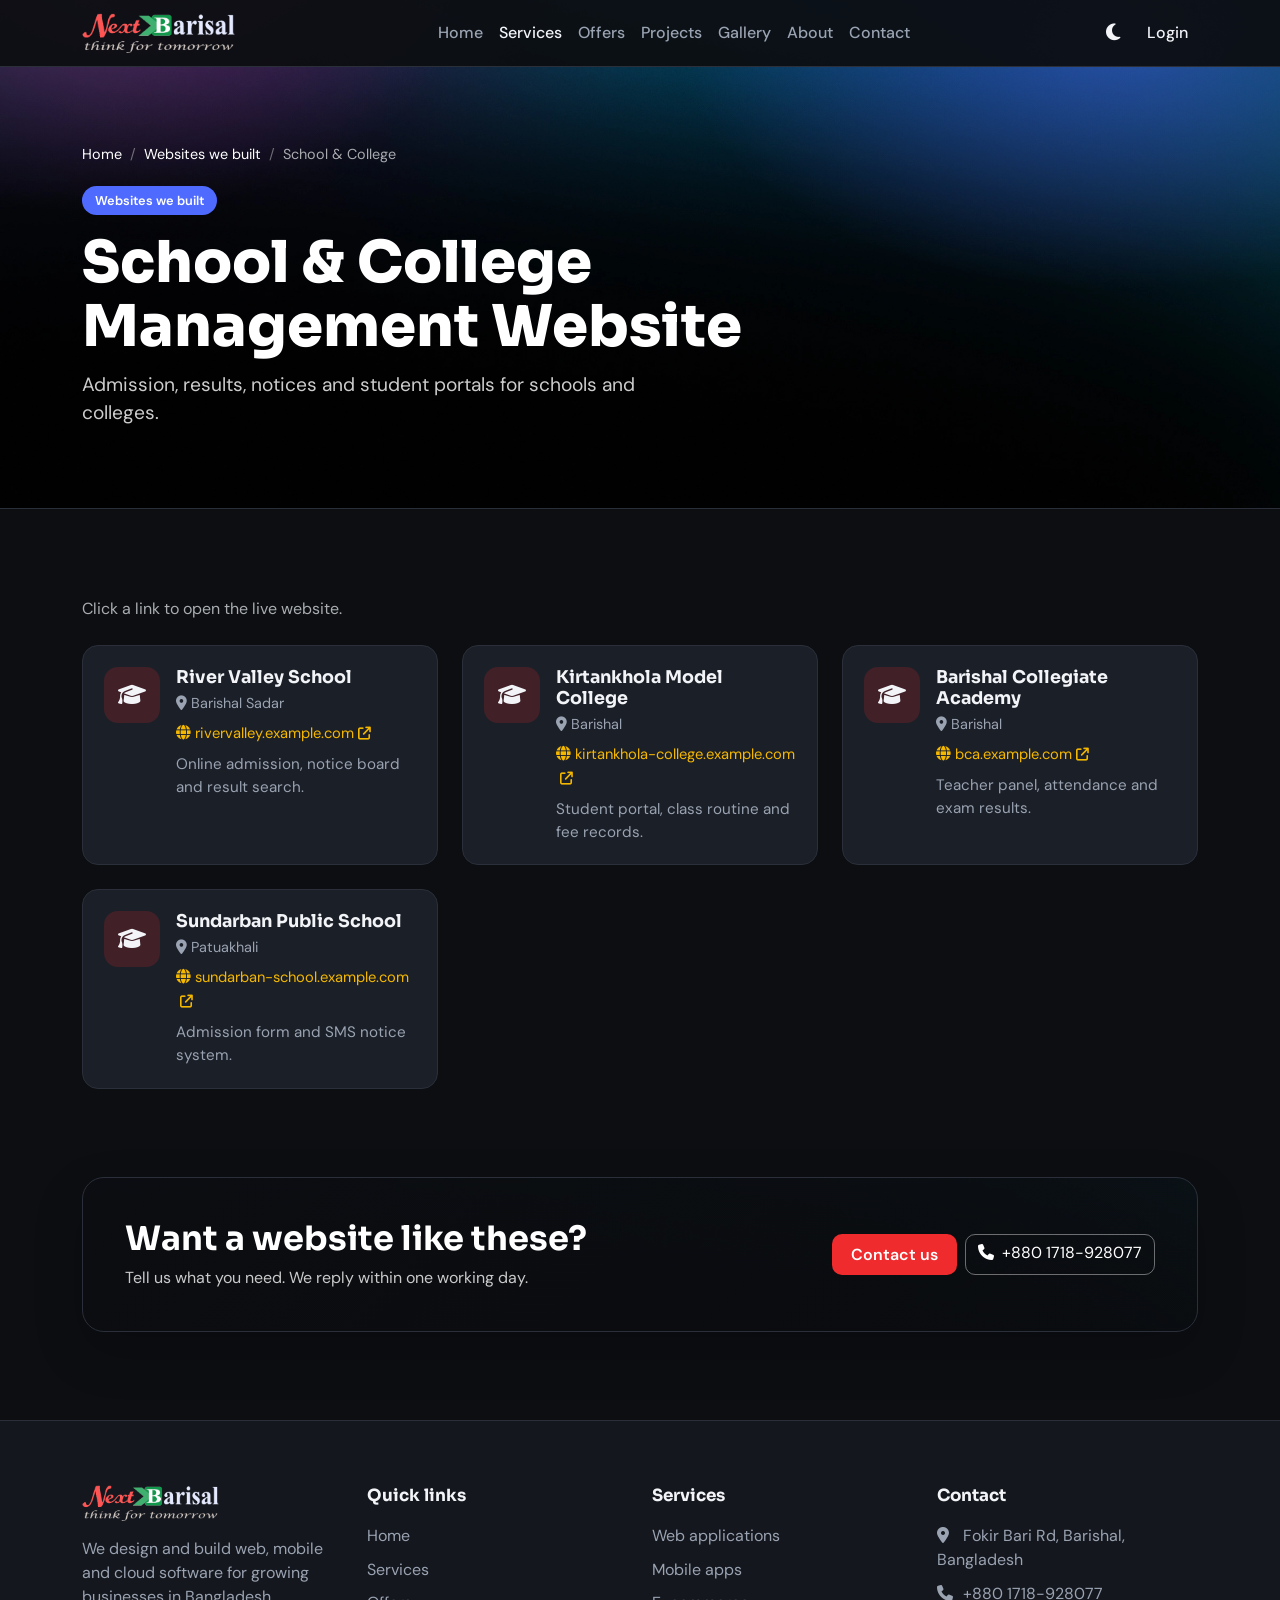
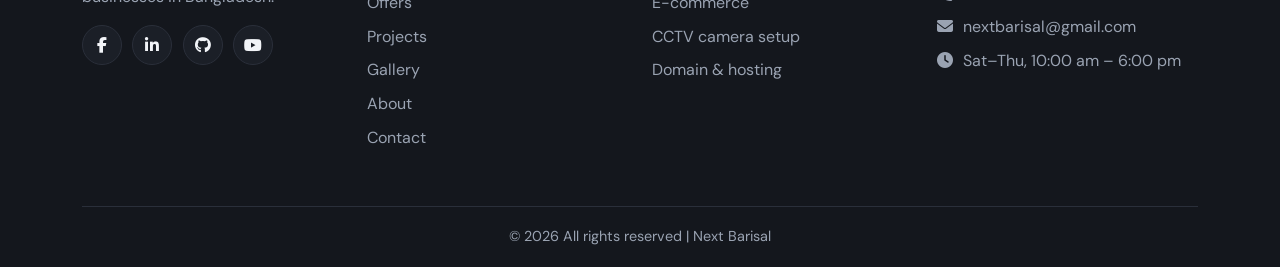
<file: websites.html>
<!DOCTYPE html>
<html lang="en" data-bs-theme="dark">

<head>
  <meta charset="UTF-8">
  <meta name="viewport" content="width=device-width, initial-scale=1">
  <title>School &amp; College websites | NextBarisal</title>
  <meta name="description" content="Websites and software developed by NextBarisal.">
  <link rel="icon" type="image/jpeg" href="assets/img/nextbarisal-fabicon.jpg">
  <link href="https://cdn.jsdelivr.net/npm/bootstrap@5.3.3/dist/css/bootstrap.min.css" rel="stylesheet">
  <link href="https://cdnjs.cloudflare.com/ajax/libs/font-awesome/6.5.2/css/all.min.css" rel="stylesheet">
  <link href="https://fonts.googleapis.com/css2?family=Sora:wght@500;700;800&family=DM+Sans:wght@400;500&display=swap"
    rel="stylesheet">
  <link href="assets/css/style.css" rel="stylesheet">
  <script>try { var t = localStorage.getItem('nb-theme'); if (t) document.documentElement.setAttribute('data-bs-theme', t) } catch (e) { }</script>
</head>

<body>

  <!-- NAVBAR -->
  <nav class="navbar navbar-expand-lg fixed-top nb-nav">
    <div class="container">
      <a class="navbar-brand" href="index.html"><img class="logo-light" src="assets/img/nextbarisal-logo.png"
          alt="NextBarisal" height="40"><img class="logo-dark" src="assets/img/nextbarisal-logo-dark.png"
          alt="NextBarisal" height="40"></a>
      <div class="offcanvas offcanvas-start" tabindex="-1" id="menu" aria-label="Menu">
        <div class="offcanvas-body align-items-lg-center">
          <ul class="navbar-nav mx-lg-auto">
            <li class="nav-item"><a class="nav-link" href="index.html"><i
                  class="fa-solid fa-house me-2 d-lg-none"></i>Home</a></li>
            <li class="nav-item"><a class="nav-link active" href="services.html" aria-current="page"><i
                  class="fa-solid fa-layer-group me-2 d-lg-none"></i>Services</a></li>
            <li class="nav-item"><a class="nav-link" href="offers.html"><i
                  class="fa-solid fa-tags me-2 d-lg-none"></i>Offers</a></li>
            <li class="nav-item"><a class="nav-link" href="projects.html"><i
                  class="fa-solid fa-briefcase me-2 d-lg-none"></i>Projects</a></li>
            <li class="nav-item"><a class="nav-link" href="gallery.html"><i
                  class="fa-solid fa-images me-2 d-lg-none"></i>Gallery</a></li>
            <li class="nav-item"><a class="nav-link" href="about.html"><i
                  class="fa-solid fa-circle-info me-2 d-lg-none"></i>About</a></li>
            <li class="nav-item"><a class="nav-link" href="contact.html"><i
                  class="fa-solid fa-envelope me-2 d-lg-none"></i>Contact</a></li>
          </ul>
        </div>
      </div>
      <div class="d-flex align-items-center gap-2 ms-auto ms-lg-0">
        <button id="themeBtn" class="btn btn-plain" aria-label="Toggle dark and light mode"><i
            class="fa-solid fa-moon"></i></button>
        <button class="btn btn-plain btn-login" data-bs-toggle="modal" data-bs-target="#loginModal">Login</button>
        <button class="navbar-toggler" data-bs-toggle="offcanvas" data-bs-target="#menu" aria-controls="menu"
          aria-label="Open menu"><i class="fa-solid fa-bars"></i></button>
      </div>
    </div>
  </nav>

  <!-- PAGE HEADER -->
  <header class="page-hero ph-blue">
    <div class="container">
      <ol class="crumbs">
        <li><a href="index.html">Home</a></li>
        <li><a href="index.html#websites">Websites we built</a></li>
        <li aria-current="page">School &amp; College</li>
      </ol>
      <span class="chip c-blue">Websites we built</span>
      <h1>School &amp; College Management Website</h1>
      <p>Admission, results, notices and student portals for schools and colleges.</p>
    </div>
  </header>


  <main class="py-6">
    <div class="container">
      <p class="text-muted mb-4">Click a link to open the live website.</p>
      <div class="row g-4">
        <div class="col-md-6 col-lg-4">
          <article class="site s-red">
            <div class="s-ico"><i class="fa-solid fa-graduation-cap"></i></div>
            <div>
              <h3>River Valley School</h3>
              <div class="addr"><i class="fa-solid fa-location-dot me-1"></i>Barishal Sadar</div>
              <a class="url" href="https://rivervalley.example.com" target="_blank" rel="noopener"><i
                  class="fa-solid fa-globe me-1"></i>rivervalley.example.com<i
                  class="fa-solid fa-arrow-up-right-from-square ms-1 small"></i></a>
              <p>Online admission, notice board and result search.</p>
            </div>
          </article>
        </div>
        <div class="col-md-6 col-lg-4">
          <article class="site s-red">
            <div class="s-ico"><i class="fa-solid fa-graduation-cap"></i></div>
            <div>
              <h3>Kirtankhola Model College</h3>
              <div class="addr"><i class="fa-solid fa-location-dot me-1"></i>Barishal</div>
              <a class="url" href="https://kirtankhola-college.example.com" target="_blank" rel="noopener"><i
                  class="fa-solid fa-globe me-1"></i>kirtankhola-college.example.com<i
                  class="fa-solid fa-arrow-up-right-from-square ms-1 small"></i></a>
              <p>Student portal, class routine and fee records.</p>
            </div>
          </article>
        </div>
        <div class="col-md-6 col-lg-4">
          <article class="site s-red">
            <div class="s-ico"><i class="fa-solid fa-graduation-cap"></i></div>
            <div>
              <h3>Barishal Collegiate Academy</h3>
              <div class="addr"><i class="fa-solid fa-location-dot me-1"></i>Barishal</div>
              <a class="url" href="https://bca.example.com" target="_blank" rel="noopener"><i
                  class="fa-solid fa-globe me-1"></i>bca.example.com<i
                  class="fa-solid fa-arrow-up-right-from-square ms-1 small"></i></a>
              <p>Teacher panel, attendance and exam results.</p>
            </div>
          </article>
        </div>
        <div class="col-md-6 col-lg-4">
          <article class="site s-red">
            <div class="s-ico"><i class="fa-solid fa-graduation-cap"></i></div>
            <div>
              <h3>Sundarban Public School</h3>
              <div class="addr"><i class="fa-solid fa-location-dot me-1"></i>Patuakhali</div>
              <a class="url" href="https://sundarban-school.example.com" target="_blank" rel="noopener"><i
                  class="fa-solid fa-globe me-1"></i>sundarban-school.example.com<i
                  class="fa-solid fa-arrow-up-right-from-square ms-1 small"></i></a>
              <p>Admission form and SMS notice system.</p>
            </div>
          </article>
        </div>
      </div>
    </div>
  </main>

  <!-- CALL TO ACTION -->
  <section class="cta-band">
    <div class="container">
      <div class="cta-box">
        <div>
          <h2>Want a website like these?</h2>
          <p>Tell us what you need. We reply within one working day.</p>
        </div>
        <div class="d-flex flex-wrap gap-2">
          <a class="btn btn-nb" href="contact.html">Contact us</a>
          <a class="btn btn-ghost" href="tel:+8801718928077"><i class="fa-solid fa-phone me-2"></i>+880 1718-928077</a>
        </div>
      </div>
    </div>
  </section>


  <!-- FOOTER -->
  <footer class="foot">
    <div class="container">
      <div class="row g-4 foot-top">
        <div class="col-sm-6 col-lg-3">
          <img class="logo-light" src="assets/img/nextbarisal-logo.png" alt="NextBarisal" height="36"><img
            class="logo-dark" src="assets/img/nextbarisal-logo-dark.png" alt="NextBarisal" height="36">
          <p class="mt-3">We design and build web, mobile and cloud software for growing businesses in Bangladesh.</p>
          <div class="social">
            <a href="#" aria-label="Facebook"><i class="fa-brands fa-facebook-f"></i></a>
            <a href="#" aria-label="LinkedIn"><i class="fa-brands fa-linkedin-in"></i></a>
            <a href="#" aria-label="GitHub"><i class="fa-brands fa-github"></i></a>
            <a href="#" aria-label="YouTube"><i class="fa-brands fa-youtube"></i></a>
          </div>
        </div>
        <div class="col-sm-6 col-lg-3">
          <h4>Quick links</h4>
          <ul class="list-unstyled">
            <li><a href="index.html">Home</a></li>
            <li><a href="services.html">Services</a></li>
            <li><a href="offers.html">Offers</a></li>
            <li><a href="projects.html">Projects</a></li>
            <li><a href="gallery.html">Gallery</a></li>
            <li><a href="about.html">About</a></li>
            <li><a href="contact.html">Contact</a></li>
          </ul>
        </div>
        <div class="col-sm-6 col-lg-3">
          <h4>Services</h4>
          <ul class="list-unstyled">
            <li><a href="service-details.html?id=web-applications">Web applications</a></li>
            <li><a href="service-details.html?id=mobile-apps">Mobile apps</a></li>
            <li><a href="service-details.html?id=e-commerce">E-commerce</a></li>
            <li><a href="service-details.html?id=cctv-camera-setup">CCTV camera setup</a></li>
            <li><a href="service-details.html?id=domain-hosting">Domain &amp; hosting</a></li>
          </ul>
        </div>
        <div class="col-sm-6 col-lg-3">
          <h4>Contact</h4>
          <ul class="list-unstyled">
            <li><i class="fa-solid fa-location-dot"></i> Fokir Bari Rd, Barishal, Bangladesh</li>
            <li><i class="fa-solid fa-phone"></i> <a href="tel:+8801718928077">+880 1718-928077</a></li>
            <li><i class="fa-solid fa-envelope"></i> <a href="mailto:nextbarisal@gmail.com">nextbarisal@gmail.com</a>
            </li>
            <li><i class="fa-solid fa-clock"></i> Sat–Thu, 10:00 am – 6:00 pm</li>
          </ul>
        </div>
      </div>
    </div>
    <div class="container">
      <hr class="foot-hr">
    </div>
    <div class="copy">
      <div class="container d-flex flex-wrap justify-content-center text-center gap-2 gap-md-3">
        <span id="next">&copy; <span id="yr"></span> All rights reserved | Next Barisal</span>
      </div>
    </div>
  </footer>

  <div class="modal fade" id="loginModal" tabindex="-1" aria-labelledby="loginTitle" aria-hidden="true">
    <div class="modal-dialog modal-dialog-centered">
      <div class="modal-content">
        <div class="modal-header">
          <h2 class="modal-title fs-5" id="loginTitle">Login to NextBarisal</h2><button type="button" class="btn-close"
            data-bs-dismiss="modal" aria-label="Close"></button>
        </div>
        <form id="loginForm" class="modal-body" novalidate>
          <div class="mb-3"><label class="form-label" for="lEmail">Email</label><input type="email" id="lEmail"
              class="form-control" placeholder="you@example.com" required></div>
          <div class="mb-3"><label class="form-label" for="lPass">Password</label><input type="password" id="lPass"
              class="form-control" placeholder="Your password" required></div>
          <div class="form-check mb-3"><input class="form-check-input" type="checkbox" id="lRem"><label
              class="form-check-label" for="lRem">Remember me</label></div>
          <button class="btn btn-nb w-100">Login</button>
          <div id="loginMsg" class="mt-3 small"></div>
        </form>
      </div>
    </div>
  </div>

  <script src="https://cdn.jsdelivr.net/npm/bootstrap@5.3.3/dist/js/bootstrap.bundle.min.js"></script>
  <script src="assets/js/main.js"></script>
</body>

</html>
</file>
<file: assets/css/style.css>
:root {
   --red: #ef2b2d;
   --green: #14a65a;
   --blue: #4f6bff;
   --yellow: #f5b800;
   --purple: #a46bf5;
   --teal: #1fc2b3;
   --bg: #0c0e12;
   --bg2: #14171d;
   --card: #1b1f27;
   --line: #2a2f3a;
   --text: #f2f4f8;
   --muted: #9aa3b2
}

[data-bs-theme="light"] {
   --bg: #ffffff;
   --bg2: #f3f5f8;
   --card: #ffffff;
   --line: #e1e5ec;
   --text: #14171d;
   --muted: #5b6475
}

html {
   scroll-behavior: smooth
}

body {
   font-family: 'DM Sans', sans-serif;
   background: var(--bg);
   color: var(--text)
}

h1,
h2,
h3 {
   font-family: 'Sora', sans-serif;
   font-weight: 700
}

.py-6 {
   padding: 5.5rem 0
}

.alt {
   background: var(--bg2)
}

.head {
   margin-bottom: 2.5rem
}

.head h2 {
   font-size: clamp(1.7rem, 3vw, 2.4rem)
}

.head p {
   color: var(--muted);
   max-width: 52ch
}

.text-center.head p {
   margin-inline: auto
}

/* nav */
.nb-nav {
   background: color-mix(in srgb, var(--bg) 94%, transparent);
   border-bottom: 1px solid var(--line)
}

.nb-nav .nav-link {
   color: var(--muted);
   font-weight: 500
}

.nb-nav .nav-link:hover {
   color: var(--text)
}

.navbar-toggler {
   color: var(--text);
   border: 1px solid var(--line)
}

.btn-nb {
   background: var(--red);
   color: #fff;
   border: 0;
   font-weight: 600;
   border-radius: 10px;
   padding: .55rem 1.2rem
}

.btn-nb:hover {
   background: #d11f21;
   color: #fff
}

.btn-ghost {
   border: 1px solid #ffffff66;
   color: #fff;
   border-radius: 10px
}

.btn-ghost:hover {
   background: #fff;
   color: #000
}

.btn-icon {
   width: 42px;
   height: 42px;
   border-radius: 50%;
   border: 1px solid var(--line);
   color: var(--text);
   background: var(--card)
}

.btn-icon:hover {
   border-color: var(--yellow);
   color: var(--yellow)
}

/* hero */
#home .carousel-item {
   min-height: 100vh;
   overflow: hidden;
   background: #0c0e12
}

.hero-bg {
   position: absolute;
   inset: 0;
   background: linear-gradient(135deg, #1b2233, #0c0e12);
   background-image: var(--img);
   background-size: cover;
   background-position: center;
   transform: scale(1)
}

#home .carousel-item.active .hero-bg {
   animation: heroZoom 7s ease-out forwards
}

.hero-wrap {
   position: absolute;
   inset: 0;
   display: flex;
   align-items: center;
   padding: 5rem 0;
   color: #fff
}

.hero-wrap .container>* {
   opacity: 0;
   transform: translateY(24px)
}

#home .carousel-item.active .hero-wrap .container>* {
   animation: heroUp .8s ease forwards
}

#home .carousel-item.active .hero-wrap .container>:nth-child(2) {
   animation-delay: .12s
}

#home .carousel-item.active .hero-wrap .container>:nth-child(3) {
   animation-delay: .24s
}

#home .carousel-item.active .hero-wrap .container>:nth-child(4) {
   animation-delay: .36s
}

.hero-title {
   font-size: clamp(2rem, 5.5vw, 3.8rem);
   font-weight: 800;
   line-height: 1.1;
   margin: 1rem 0 .8rem;
   max-width: 720px
}

.hero-text {
   font-size: clamp(1rem, 2vw, 1.2rem);
   max-width: 540px;
   color: #ffffffd9;
   margin-bottom: 1.6rem
}

@keyframes heroZoom {
   to {
      transform: scale(1.12)
   }
}

@keyframes heroUp {
   to {
      opacity: 1;
      transform: none
   }
}

@media (prefers-reduced-motion:reduce) {
   #home * {
      animation: none !important
   }

   .hero-wrap .container>* {
      opacity: 1;
      transform: none
   }
}

/* chips & accents */
.chip {
   display: inline-block;
   font-size: .8rem;
   font-weight: 600;
   padding: .3rem .8rem;
   border-radius: 99px;
   color: #fff
}

.c-red {
   background: var(--red)
}

.c-green {
   background: var(--green)
}

.c-blue {
   background: var(--blue)
}

.c-yellow {
   background: var(--yellow);
   color: #111
}

.c-purple {
   background: var(--purple)
}

.c-teal {
   background: var(--teal);
   color: #08201e
}

.s-red {
   --c: var(--red);
   color: var(--c)
}

.s-green {
   --c: var(--green);
   color: var(--c)
}

.s-blue {
   --c: var(--blue);
   color: var(--c)
}

.s-yellow {
   --c: var(--yellow);
   color: var(--c)
}

.s-purple {
   --c: var(--purple);
   color: var(--c)
}

.s-teal {
   --c: var(--teal);
   color: var(--c)
}

/* stats */
.stats {
   padding: 0 0 5.5rem
}

.stat {
   background: var(--card);
   border: 1px solid var(--line);
   border-top: 3px solid var(--c);
   border-radius: 14px;
   padding: 1.4rem 1rem;
   box-shadow: 0 14px 30px #0004
}

.stat i {
   font-size: 1.4rem
}

.stat b {
   display: block;
   font: 800 2.2rem 'Sora';
   color: var(--text)
}

.stat span {
   color: var(--muted);
   font-size: .9rem
}

/* service cards */
.card-nb {
   height: 100%;
   background: var(--card);
   border: 1px solid var(--line);
   border-radius: 16px;
   padding: 1.8rem;
   transition: .25s
}

.card-nb:hover {
   transform: translateY(-6px);
   border-color: var(--c)
}

.card-nb>i {
   font-size: 1.6rem;
   width: 56px;
   height: 56px;
   display: grid;
   place-items: center;
   border-radius: 14px;
   background: color-mix(in srgb, var(--c) 18%, transparent);
   margin-bottom: 1rem
}

.card-nb h3 {
   font-size: 1.2rem;
   color: var(--text)
}

.card-nb p {
   color: var(--muted);
   margin: 0
}

/* project slider */
.slider {
   display: flex;
   gap: 1.5rem;
   overflow-x: auto;
   scroll-snap-type: x mandatory;
   scrollbar-width: none;
   padding-bottom: .5rem
}

.slider::-webkit-scrollbar {
   display: none
}

.proj {
   flex: 0 0 min(340px, 85%);
   scroll-snap-align: start;
   background: var(--card);
   border: 1px solid var(--line);
   border-radius: 16px;
   overflow: hidden
}

.proj img {
   width: 100%;
   height: 200px;
   object-fit: cover
}

.proj div {
   padding: 1.3rem
}

.proj h3 {
   font-size: 1.15rem;
   margin: .8rem 0 .4rem
}

.proj p {
   color: var(--muted);
   margin: 0
}

/* reviews */
.review {
   background: var(--card);
   border: 1px solid var(--line);
   border-left: 4px solid var(--yellow);
   border-radius: 16px;
   padding: 2rem;
   margin: 0
}

.review .stars {
   color: var(--yellow);
   letter-spacing: 3px
}

.review p {
   font-size: 1.2rem;
   margin: .8rem 0 1.4rem
}

.review footer {
   display: flex;
   align-items: center;
   gap: .8rem;
   color: var(--muted);
   font-size: .95rem
}

.review footer img {
   width: 44px;
   height: 44px;
   border-radius: 50%
}

/* contact */
.contact-list li {
   padding: .7rem 0;
   border-bottom: 1px solid var(--line);
   color: var(--muted)
}

.contact-list i {
   width: 28px
}

.mapwrap iframe {
   width: 100%;
   height: 220px;
   border: 0;
   border-radius: 14px
}

.form-control {
   background: var(--card);
   border: 1px solid var(--line);
   color: var(--text);
   padding: .75rem 1rem;
   border-radius: 10px
}

.form-control:focus {
   background: var(--card);
   color: var(--text);
   border-color: var(--yellow);
   box-shadow: 0 0 0 3px #f5b80033
}

/* footer */
.foot {
   border-top: 1px solid var(--line);
   background: var(--bg2);
   padding: 4rem 0 0;
   color: var(--muted)
}

.social a {
   display: inline-grid;
   place-items: center;
   width: 40px;
   height: 40px;
   margin-left: .4rem;
   border-radius: 50%;
   background: var(--card);
   border: 1px solid var(--line);
   color: var(--text);
   text-decoration: none
}

.social a:hover {
   background: var(--yellow);
   color: #111
}

:focus-visible {
   outline: 2px solid var(--yellow);
   outline-offset: 2px
}

@media(prefers-reduced-motion:reduce) {
   * {
      transition: none !important;
      scroll-behavior: auto !important
   }
}

/* mobile menu: slides in from the left */
.offcanvas {
   --bs-offcanvas-bg: var(--bg2);
   --bs-offcanvas-color: var(--text);
   --bs-offcanvas-width: 290px;
   border-right: 1px solid var(--line)
}

@media(max-width:991.98px) {
   .nb-nav .nav-link {
      padding: .85rem 0;
      font-size: 1.05rem;
      border-bottom: 1px solid var(--line);
      color: var(--muted)
   }

   .nb-nav .nav-link i {
      width: 22px;
      color: var(--yellow)
   }
}

/* footer */
.foot h4 {
   font: 700 1.05rem 'Sora', sans-serif;
   color: var(--text);
   margin-bottom: 1.1rem
}

.foot ul li {
   margin-bottom: .6rem
}

.foot ul li i {
   width: 22px
}

.foot a {
   color: var(--muted);
   text-decoration: none
}

.foot a:hover {
   color: var(--yellow)
}

.foot .social {
   margin-top: 1rem
}

.foot .social a {
   margin: 0 .4rem 0 0;
   color: var(--text)
}

.foot .social a:hover {
   color: #111
}

.foot-top {
   padding-bottom: 2.5rem
}

.copy {
   padding: 1.2rem 0;
   font-size: .9rem
}

.foot-hr {
   border: 0;
   border-top: 1px solid var(--line);
   opacity: 1;
   margin: 0
}

[data-bs-theme="dark"] .mapwrap iframe {
   filter: invert(.9) hue-rotate(180deg) grayscale(.4)
}

@media(max-width:991.98px) {
   .offcanvas-body {
      padding-top: 1.5rem
   }
}

/* small smooth marquee carousels */
.marquee {
   overflow: hidden;
   -webkit-mask: linear-gradient(90deg, transparent, #000 8%, #000 92%, transparent);
   mask: linear-gradient(90deg, transparent, #000 8%, #000 92%, transparent)
}

.track {
   display: flex;
   gap: .9rem;
   width: max-content;
   animation: slide var(--d, 30s) linear infinite
}

.marquee.rev .track {
   animation-direction: reverse
}

.marquee:hover .track {
   animation-play-state: paused
}

@keyframes slide {
   to {
      transform: translateX(calc(-50% - .45rem))
   }
}

.tool {
   flex: 0 0 auto;
   width: 88px;
   padding: .75rem .3rem;
   text-align: center;
   background: var(--card);
   border: 1px solid var(--line);
   border-radius: 12px
}

.tool i {
   font-size: 1.7rem;
   display: block;
   margin-bottom: .3rem
}

.tool span {
   font-size: .78rem;
   color: var(--muted)
}

.client {
   flex: 0 0 auto;
   display: flex;
   align-items: center;
   gap: .7rem;
   padding: .8rem 1.3rem;
   background: var(--card);
   border: 1px solid var(--line);
   border-radius: 12px;
   white-space: nowrap
}

.client i {
   color: var(--yellow);
   font-size: 1.2rem
}


/* gallery + lightbox */
.gallery {
   display: grid;
   grid-template-columns: repeat(2, 1fr);
   grid-auto-rows: 140px;
   gap: .8rem
}

@media(min-width:768px) {
   .gallery {
      grid-template-columns: repeat(4, 1fr);
      grid-auto-rows: 190px;
      gap: 1rem
   }
}

.g-item {
   position: relative;
   padding: 0;
   border: 0;
   border-radius: 14px;
   overflow: hidden;
   background: var(--card)
}

.g-item.big {
   grid-column: span 2;
   grid-row: span 2
}

.g-item.wide {
   grid-column: span 2
}

.g-item img {
   width: 100%;
   height: 100%;
   object-fit: cover;
   transition: transform .5s
}

.g-item i {
   position: absolute;
   inset: 0;
   display: grid;
   place-items: center;
   font-size: 1.6rem;
   color: #fff;
   background: #0c0e12aa;
   opacity: 0;
   transition: opacity .3s
}

.g-item:hover img {
   transform: scale(1.08)
}

.g-item:hover i,
.g-item:focus-visible i {
   opacity: 1
}

/* blog slider cards */
.proj.sm {
   flex-basis: min(280px, 80%)
}

.proj.sm img {
   height: 150px
}

.proj.sm h3 {
   font-size: 1.05rem
}

.date {
   color: var(--muted)
}

.more {
   color: var(--yellow);
   text-decoration: none;
   font-weight: 600;
   display: inline-block;
   margin-top: .7rem
}

@media(prefers-reduced-motion:reduce) {
   .track {
      animation: none !important
   }

   .marquee {
      overflow: auto
   }
}

/* offers */
.offers {
   background: linear-gradient(135deg, color-mix(in srgb, var(--red) 9%, var(--bg)), color-mix(in srgb, var(--blue) 8%, var(--bg)))
}

.offer {
   position: relative;
   height: 100%;
   display: flex;
   flex-direction: column;
   color: var(--text);
   background: var(--card);
   border: 1px solid var(--line);
   border-radius: 18px;
   padding: 2rem 1.6rem 1.6rem;
   transition: .25s
}

.offer:hover {
   border-color: var(--c);
   transform: translateY(-4px)
}

.off-badge {
   position: absolute;
   top: 1rem;
   right: 1rem;
   background: var(--c);
   color: #fff;
   border-radius: 99px;
   padding: .25rem .8rem;
   font-size: .78rem;
   font-weight: 700
}

.o-ico {
   font-size: 1.6rem;
   width: 56px;
   height: 56px;
   display: grid;
   place-items: center;
   border-radius: 14px;
   background: color-mix(in srgb, var(--c) 18%, transparent);
   margin-bottom: 1rem
}

.offer h3 {
   font-size: 1.25rem
}

.price {
   margin: .4rem 0 1.1rem;
   color: var(--muted)
}

.price b {
   font: 800 1.9rem 'Sora', sans-serif;
   color: var(--text);
   margin-left: .5rem
}

.price s+b {
   margin-left: .5rem
}

.price b:first-child {
   margin-left: 0
}

.offer ul {
   list-style: none;
   padding: 0;
   margin: 0 0 1.5rem;
   flex: 1
}

.offer li {
   padding: .4rem 0;
   color: var(--muted)
}

.offer li i {
   color: var(--c);
   margin-right: .6rem
}

.btn-offer {
   background: var(--c);
   color: #fff;
   border: 0;
   font-weight: 600;
   border-radius: 10px;
   padding: .6rem
}

.btn-offer:hover {
   filter: brightness(1.12);
   color: #fff
}

/* login modal */
.modal-content {
   background: var(--card);
   color: var(--text);
   border: 1px solid var(--line);
   border-radius: 16px
}

.modal-header {
   border-color: var(--line)
}

.form-label {
   color: var(--muted)
}

@media(min-width:992px) and (max-width:1199.98px) {
   .nb-nav .nav-link {
      padding-inline: .45rem;
      font-size: .93rem
   }
}

/* top bar: icon/text only, no background */
.btn-plain {
   background: none;
   border: 0;
   color: var(--text);
   padding: .4rem .6rem;
   font-size: 1rem;
   font-weight: 500
}

#themeBtn {
   font-size: 1.2rem
}

.btn-plain:hover,
.btn-plain:focus-visible {
   background: none;
   color: var(--yellow)
}

.nb-nav .nav-link.active {
   color: var(--text)
}

.ic {
   width: 1.1em;
   height: 1.1em;
   fill: none;
   stroke: currentColor;
   stroke-width: 1.7;
   stroke-linecap: round;
   stroke-linejoin: round;
   vertical-align: -.17em;
   margin-right: .55rem
}

.btn-plain .ic {
   margin-right: 0;
   width: 1.2em;
   height: 1.2em
}

.foot ul li .ic {
   color: var(--text)
}

.btn-send {
   background: #14171d;
   color: #fff;
   border: 1px solid #3a4152;
   font-weight: 600;
   border-radius: 10px;
   padding: .6rem 1.4rem
}

.btn-send:hover {
   background: #262c3a;
   color: #fff;
   border-color: var(--yellow)
}

/* websites and software we built */
.site {
   height: 100%;
   display: flex;
   gap: 1rem;
   color: var(--text);
   background: var(--card);
   border: 1px solid var(--line);
   border-radius: 16px;
   padding: 1.3rem
}

.site:hover {
   border-color: var(--c)
}

.s-ico {
   flex: 0 0 56px;
   height: 56px;
   display: grid;
   place-items: center;
   border-radius: 14px;
   font-size: 1.4rem;
   background: color-mix(in srgb, var(--c) 18%, transparent)
}

.site h3 {
   font-size: 1.1rem;
   margin: 0 0 .3rem
}

.site .addr {
   color: var(--muted);
   font-size: .9rem;
   margin-bottom: .4rem
}

.site .url {
   color: var(--yellow);
   text-decoration: none;
   word-break: break-all;
   font-size: .92rem
}

.site .url:hover {
   text-decoration: underline
}

.site p {
   color: var(--muted);
   margin: .5rem 0 0;
   font-size: .95rem
}

.cat {
   position: relative;
   height: 100%;
   color: var(--text);
   background: var(--card);
   border: 1px solid var(--line);
   border-radius: 16px;
   padding: 1.5rem;
   transition: .25s
}

.cat:hover {
   border-color: var(--c);
   transform: translateY(-4px)
}

.cat .s-ico {
   margin-bottom: 1rem
}

.cat h3 {
   font-size: 1.1rem;
   margin-bottom: .6rem
}

.cat .go {
   color: var(--c);
   text-decoration: none;
   font-weight: 500;
   font-size: .95rem
}

.cat .go i {
   transition: transform .2s
}

.cat:hover .go i {
   transform: translateX(4px)
}

.cat-hero {
   padding: 8rem 0 2.5rem
}

.s-ico.big {
   flex: 0 0 72px;
   width: 72px;
   height: 72px;
   font-size: 1.8rem
}

.chip-link {
   display: inline-block;
   padding: .4rem .9rem;
   margin: 0 .4rem .6rem 0;
   border: 1px solid var(--line);
   border-radius: 99px;
   color: var(--muted);
   text-decoration: none;
   font-size: .9rem
}

.chip-link:hover {
   border-color: var(--yellow);
   color: var(--yellow)
}

.chip-link.active {
   background: var(--text);
   border-color: var(--text);
   color: var(--bg)
}

/* websites section background:
   dark mode = background image, light mode = white with a soft colour glow */
html:not([data-bs-theme="light"]) #websites {
   --bg: #000;
   --bg2: #0b0d12;
   --card: #0d1016cc;
   --line: #ffffff24;
   --text: #f2f4f8;
   --muted: #a7b0bf;
   color: var(--text);
   background: #000 url(../img/background_color.jpg) center top/cover no-repeat
}

#websites .cat {
   backdrop-filter: blur(6px)
}

[data-bs-theme="light"] #websites {
   background: radial-gradient(60% 45% at 12% 0%, #e6d4fb 0%, transparent 70%), radial-gradient(60% 50% at 85% 0%, #bde4f7 0%, transparent 70%), #fff
}

/* social icons on the right side of every client card */
.review footer {
   flex-wrap: wrap;
   row-gap: .6rem
}

.review .who {
   flex: 1 1 200px;
   min-width: 0
}

.review .vias {
   margin-left: auto;
   display: flex;
   gap: .4rem
}

.review .via {
   flex: none;
   display: inline-grid;
   place-items: center;
   width: 26px;
   height: 26px;
   border-radius: 50%;
   font-size: .82rem;
   color: var(--c);
   background: color-mix(in srgb, var(--c) 14%, transparent)
}

.via-fb {
   --c: #1877f2
}

.via-ig {
   --c: #e4405f
}

.via-tw {
   --c: #1da1f2
}

.via-wa {
   --c: #25d366
}

/* scroll reveal animations (added by main.js) */
#contact {
   overflow-x: clip
}

[data-rv] {
   opacity: 0;
   transition: opacity .8s ease, transform .8s cubic-bezier(.2, .7, .2, 1);
   transition-delay: var(--rd, 0s)
}

[data-rv="up"] {
   transform: translateY(40px)
}

[data-rv="zoom"] {
   transform: scale(.88)
}

[data-rv="left"] {
   transform: translateX(-40px)
}

[data-rv="right"] {
   transform: translateX(40px)
}

[data-rv].in {
   opacity: 1;
   transform: none
}

@media (prefers-reduced-motion:reduce) {
   [data-rv] {
      opacity: 1 !important;
      transform: none !important;
      transition: none !important
   }
}

/* whole service card is clickable */
.card-nb {
   position: relative
}

.card-nb h3 a {
   color: inherit;
   text-decoration: none
}

.card-nb:focus-within {
   border-color: var(--c)
}

/* special offers carousel: 1 card on phones, 2 on tablets, 3 on desktop */
.offer-slider {
   padding-top: .8rem;
   padding-bottom: 1rem
}

.offer-slider .offer {
   flex: 0 0 85%;
   scroll-snap-align: start
}

@media(min-width:768px) {
   .offer-slider .offer {
      flex-basis: calc((100% - 1.5rem)/2)
   }
}

@media(min-width:992px) {
   .offer-slider .offer {
      flex-basis: calc((100% - 3rem)/3)
   }
}


/* =====================================================================
   MULTI-PAGE LAYOUT (services, offers, projects, gallery, about, contact)
   ===================================================================== */

/* page header banner (always dark, like the home hero) */
.page-hero {
   position: relative;
   overflow: hidden;
   color: #fff;
   padding: 9rem 0 5rem;
   border-bottom: 1px solid var(--line);
   background: #000 url(../img/background_color.jpg) center top/cover no-repeat
}

.page-hero::before {
   content: "";
   position: absolute;
   inset: 0;
   background: radial-gradient(50% 70% at 88% 8%, var(--g1, #4f6bff66), transparent 70%), radial-gradient(40% 60% at 8% 0%, var(--g2, #a46bf544), transparent 70%)
}

.page-hero .container {
   position: relative;
   z-index: 1
}

.page-hero .container>* {
   animation: pageUp .8s ease both
}

.page-hero .container>:nth-child(2) {
   animation-delay: .08s
}

.page-hero .container>:nth-child(3) {
   animation-delay: .16s
}

.page-hero .container>:nth-child(4) {
   animation-delay: .24s
}

.page-hero h1 {
   font-size: clamp(2.1rem, 5.5vw, 3.6rem);
   font-weight: 800;
   line-height: 1.1;
   margin: 1rem 0 .8rem;
   max-width: 780px
}

.page-hero p {
   font-size: clamp(1rem, 2vw, 1.2rem);
   color: #ffffffcc;
   max-width: 620px;
   margin: 0
}

.crumbs {
   display: flex;
   flex-wrap: wrap;
   gap: .5rem;
   list-style: none;
   padding: 0;
   margin: 0 0 1.3rem;
   font-size: .9rem;
   color: #ffffffa6
}

.crumbs li+li::before {
   content: "/";
   margin-right: .5rem;
   opacity: .6
}

.crumbs a {
   color: #fff;
   text-decoration: none
}

.crumbs a:hover {
   color: var(--yellow)
}

.ph-red {
   --g1: #ef2b2d66;
   --g2: #f5b80044
}

.ph-blue {
   --g1: #4f6bff77;
   --g2: #a46bf544
}

.ph-green {
   --g1: #14a65a66;
   --g2: #1fc2b344
}

.ph-purple {
   --g1: #a46bf577;
   --g2: #4f6bff44
}

.ph-teal {
   --g1: #1fc2b366;
   --g2: #4f6bff44
}

.ph-yellow {
   --g1: #f5b80066;
   --g2: #ef2b2d44
}

@keyframes pageUp {
   from {
      opacity: 0;
      transform: translateY(24px)
   }

   to {
      opacity: 1;
      transform: none
   }
}

@media (prefers-reduced-motion:reduce) {
   .page-hero .container>* {
      animation: none
   }
}

/* how-we-work steps */
.step {
   position: relative;
   height: 100%;
   color: var(--text);
   background: var(--card);
   border: 1px solid var(--line);
   border-radius: 16px;
   padding: 1.8rem 1.5rem;
   transition: .25s
}

.step:hover {
   transform: translateY(-4px);
   border-color: var(--c)
}

.step .n {
   display: inline-grid;
   place-items: center;
   width: 48px;
   height: 48px;
   border-radius: 14px;
   margin-bottom: 1rem;
   font: 800 1.05rem 'Sora', sans-serif;
   color: var(--c);
   background: color-mix(in srgb, var(--c) 16%, transparent)
}

.step h3 {
   font-size: 1.15rem;
   color: var(--text)
}

.step p {
   color: var(--muted);
   margin: 0
}

/* call-to-action band */
.cta-band {
   padding: 0 0 5.5rem
}

.cta-box {
   display: flex;
   flex-wrap: wrap;
   gap: 1.5rem;
   align-items: center;
   justify-content: space-between;
   padding: 2.6rem;
   border-radius: 22px;
   color: #fff;
   border: 1px solid var(--line);
   box-shadow: 0 20px 50px #0003;
   background: linear-gradient(135deg, #0c0e12ee, #0c0e12cc), url(../img/background_color.jpg) center/cover
}

.cta-box h2 {
   font-size: clamp(1.5rem, 3vw, 2.1rem);
   margin-bottom: .4rem
}

.cta-box p {
   margin: 0;
   color: #ffffffc7
}

@media(max-width:575.98px) {
   .cta-box {
      padding: 1.8rem
   }
}

/* offers page */
.note-bar {
   display: flex;
   align-items: center;
   gap: .8rem;
   padding: 1rem 1.3rem;
   border-radius: 14px;
   margin-bottom: 2.2rem;
   color: var(--text);
   background: color-mix(in srgb, var(--yellow) 14%, transparent);
   border: 1px solid color-mix(in srgb, var(--yellow) 40%, transparent)
}

.note-bar i {
   color: var(--yellow);
   font-size: 1.2rem
}

/* projects page */
.proj-grid .proj {
   height: 100%
}

.filters {
   display: flex;
   flex-wrap: wrap;
   gap: .5rem;
   margin-bottom: 2rem
}

.filter-btn {
   border: 1px solid var(--line);
   background: var(--card);
   color: var(--muted);
   border-radius: 99px;
   padding: .45rem 1rem;
   font-size: .9rem;
   font-weight: 500;
   transition: .2s
}

.filter-btn:hover {
   border-color: var(--yellow);
   color: var(--yellow)
}

.filter-btn.active {
   background: var(--text);
   border-color: var(--text);
   color: var(--bg)
}

.pcard {
   height: 100%;
   color: var(--text);
   background: var(--card);
   border: 1px solid var(--line);
   border-radius: 16px;
   padding: 1.5rem;
   transition: .25s
}

.pcard:hover {
   transform: translateY(-4px);
   border-color: var(--c)
}

.pcard .top {
   display: flex;
   align-items: center;
   justify-content: space-between;
   gap: .6rem;
   margin-bottom: 1rem
}

.pcard .s-ico {
   flex: 0 0 46px;
   height: 46px;
   font-size: 1.15rem
}

.pcard .chip {
   text-transform: capitalize
}

.pcard h3 {
   font-size: 1.1rem;
   color: var(--text)
}

.pcard p {
   color: var(--muted);
   margin: .4rem 0 1rem
}

.pcard .meta {
   color: var(--muted);
   font-size: .88rem
}

.pcard .meta i {
   color: var(--c);
   margin-right: .45rem
}

/* about page */
.about-img img {
   width: 100%;
   height: 100%;
   min-height: 340px;
   max-height: 460px;
   object-fit: cover;
   border-radius: 20px;
   border: 1px solid var(--line);
   box-shadow: 0 24px 50px #0004
}

.check-list {
   list-style: none;
   padding: 0;
   margin: 1.2rem 0 0
}

.check-list li {
   padding: .35rem 0;
   color: var(--muted)
}

.check-list i {
   color: var(--green);
   margin-right: .6rem
}

.stats.pt {
   padding-top: .5rem
}

/* contact page */
.info-card {
   display: block;
   height: 100%;
   text-decoration: none;
   color: var(--text);
   background: var(--card);
   border: 1px solid var(--line);
   border-radius: 16px;
   padding: 1.5rem;
   transition: .25s
}

a.info-card:hover {
   transform: translateY(-4px);
   border-color: var(--c);
   color: var(--text)
}

.info-card .ico {
   display: grid;
   place-items: center;
   width: 52px;
   height: 52px;
   border-radius: 14px;
   font-size: 1.25rem;
   margin-bottom: 1rem;
   color: var(--c);
   background: color-mix(in srgb, var(--c) 16%, transparent)
}

.info-card h3 {
   font-size: 1.05rem;
   margin-bottom: .3rem;
   color: var(--text)
}

.info-card p {
   margin: 0;
   color: var(--muted);
   font-size: .95rem;
   word-break: break-word
}

.form-card {
   height: 100%;
   background: var(--card);
   border: 1px solid var(--line);
   border-radius: 18px;
   padding: 2rem
}

.form-select {
   background-color: var(--card);
   border: 1px solid var(--line);
   color: var(--text);
   padding: .75rem 1rem;
   border-radius: 10px
}

.form-select:focus {
   background-color: var(--card);
   color: var(--text);
   border-color: var(--yellow);
   box-shadow: 0 0 0 3px #f5b80033
}

.contact-map {
   height: 100%;
   min-height: 420px;
   border-radius: 18px;
   overflow: hidden;
   border: 1px solid var(--line)
}

.contact-map iframe {
   display: block;
   width: 100%;
   height: 100%;
   min-height: 420px;
   border: 0
}

[data-bs-theme="dark"] .contact-map iframe {
   filter: invert(.9) hue-rotate(180deg) grayscale(.4)
}

.pb-0 {
   padding-bottom: 0 !important
}

/* service details page */
.svc-block {
   margin-bottom: 3rem
}

.svc-block:last-child {
   margin-bottom: 0
}

.svc-block h2 {
   font-size: clamp(1.4rem, 2.5vw, 1.9rem);
   margin-bottom: 1rem
}

.svc-block>p,
#svcOverview p {
   color: var(--muted)
}

.svc-cover {
   display: block;
   width: 100%;
   max-height: 380px;
   object-fit: cover;
   border-radius: 18px;
   border: 1px solid var(--line);
   box-shadow: 0 20px 44px #0003;
   margin-bottom: 1.8rem
}

.feat {
   display: flex;
   gap: 1rem;
   height: 100%;
   color: var(--text);
   padding: 1.2rem;
   background: var(--card);
   border: 1px solid var(--line);
   border-radius: 14px;
   transition: .25s
}

.feat:hover {
   transform: translateY(-3px);
   border-color: var(--c)
}

.feat .ico {
   flex: 0 0 46px;
   height: 46px;
   display: grid;
   place-items: center;
   border-radius: 12px;
   font-size: 1.1rem;
   color: var(--c);
   background: color-mix(in srgb, var(--c) 16%, transparent)
}

.feat h3 {
   font-size: 1.02rem;
   margin: 0 0 .25rem;
   color: var(--text)
}

.feat p {
   margin: 0;
   font-size: .92rem;
   color: var(--muted)
}

.tech-row {
   display: flex;
   flex-wrap: wrap;
   gap: .8rem
}

.svc-side {
   display: grid;
   gap: 1.2rem
}

@media(min-width:992px) {
   .svc-side {
      position: sticky;
      top: 96px
   }
}

.quote-card {
   padding: 1.7rem;
   border-radius: 18px;
   color: #fff;
   border: 1px solid var(--line);
   background: linear-gradient(135deg, #0c0e12f0, #0c0e12cc), url(../img/background_color.jpg) center/cover
}

.quote-card h3 {
   font-size: 1.25rem
}

.quote-card p {
   color: #ffffffc7;
   margin-bottom: 1.2rem
}

.svc-listbox {
   padding: 1.4rem;
   background: var(--card);
   border: 1px solid var(--line);
   border-radius: 18px
}

.svc-listbox h3 {
   font-size: 1.05rem;
   margin-bottom: .8rem
}

.svc-list li+li {
   margin-top: .15rem
}

.svc-list a {
   display: flex;
   align-items: center;
   gap: .7rem;
   padding: .65rem .8rem;
   border-radius: 10px;
   color: var(--muted);
   text-decoration: none;
   font-size: .95rem;
   transition: .2s
}

.svc-list a i {
   width: 22px;
   text-align: center;
   color: var(--yellow)
}

.svc-list a:hover {
   background: var(--bg2);
   color: var(--text)
}

.svc-list a.active {
   background: color-mix(in srgb, var(--blue) 16%, transparent);
   color: var(--text);
   font-weight: 600
}

.accordion {
   --bs-accordion-bg: var(--card);
   --bs-accordion-color: var(--muted);
   --bs-accordion-border-color: var(--line);
   --bs-accordion-btn-bg: var(--card);
   --bs-accordion-btn-color: var(--text);
   --bs-accordion-active-bg: var(--bg2);
   --bs-accordion-active-color: var(--text);
   --bs-accordion-btn-focus-box-shadow: 0 0 0 3px #f5b80033;
   --bs-accordion-border-radius: 14px;
   --bs-accordion-inner-border-radius: 13px
}

.accordion-button {
   font-weight: 600
}

/* blog cards are clickable */
.proj {
   position: relative
}

.proj:has(.blog-link) {
   transition: transform .25s, border-color .25s
}

.proj:has(.blog-link):hover {
   transform: translateY(-4px);
   border-color: var(--yellow)
}

.blog-link {
   color: inherit;
   text-decoration: none
}

/* blog details page */
.post-meta {
   display: flex;
   flex-wrap: wrap;
   gap: .4rem 1.2rem;
   color: var(--muted);
   font-size: .92rem;
   margin-bottom: 1.4rem
}

.post-body h3 {
   font-size: 1.3rem;
   margin: 2rem 0 .7rem
}

.post-body p,
.post-body li {
   color: var(--muted);
   line-height: 1.8
}

.post-body ul {
   padding-left: 1.2rem
}

.post-nav {
   display: flex;
   flex-wrap: wrap;
   justify-content: space-between;
   gap: .8rem;
   margin-top: 2.5rem;
   padding-top: 1.5rem;
   border-top: 1px solid var(--line)
}

/* page header banner in LIGHT mode: same soft white + colour glow as the home page */
[data-bs-theme="light"] .page-hero {
   color: var(--text);
   background: radial-gradient(60% 45% at 12% 0%, #e6d4fb 0%, transparent 70%), radial-gradient(60% 50% at 85% 0%, #bde4f7 0%, transparent 70%), #fff
}

[data-bs-theme="light"] .page-hero::before {
   display: none
}

[data-bs-theme="light"] .page-hero p {
   color: var(--muted)
}

[data-bs-theme="light"] .crumbs {
   color: var(--muted)
}

[data-bs-theme="light"] .crumbs a {
   color: var(--text)
}

[data-bs-theme="light"] .crumbs a:hover {
   color: var(--yellow)
}

/* logo: original in light mode, dark-mode version in dark mode */
.logo-dark {
   display: none
}

[data-bs-theme="dark"] .logo-dark {
   display: inline-block
}

[data-bs-theme="dark"] .logo-light {
   display: none
}
/* stats now sit right under the hero */
.stats.top {
   padding: 4rem 0 0
}

/* Trustable Client: square tiles with rounded corners, logo only */
.client-logo {
   flex: 0 0 auto;
   display: grid;
   place-items: center;
   width: 112px;
   height: 112px;
   background: #fff;
   border-radius: 20px
}

.client-logo img {
   width: 64px;
   height: 64px
}
</file>
